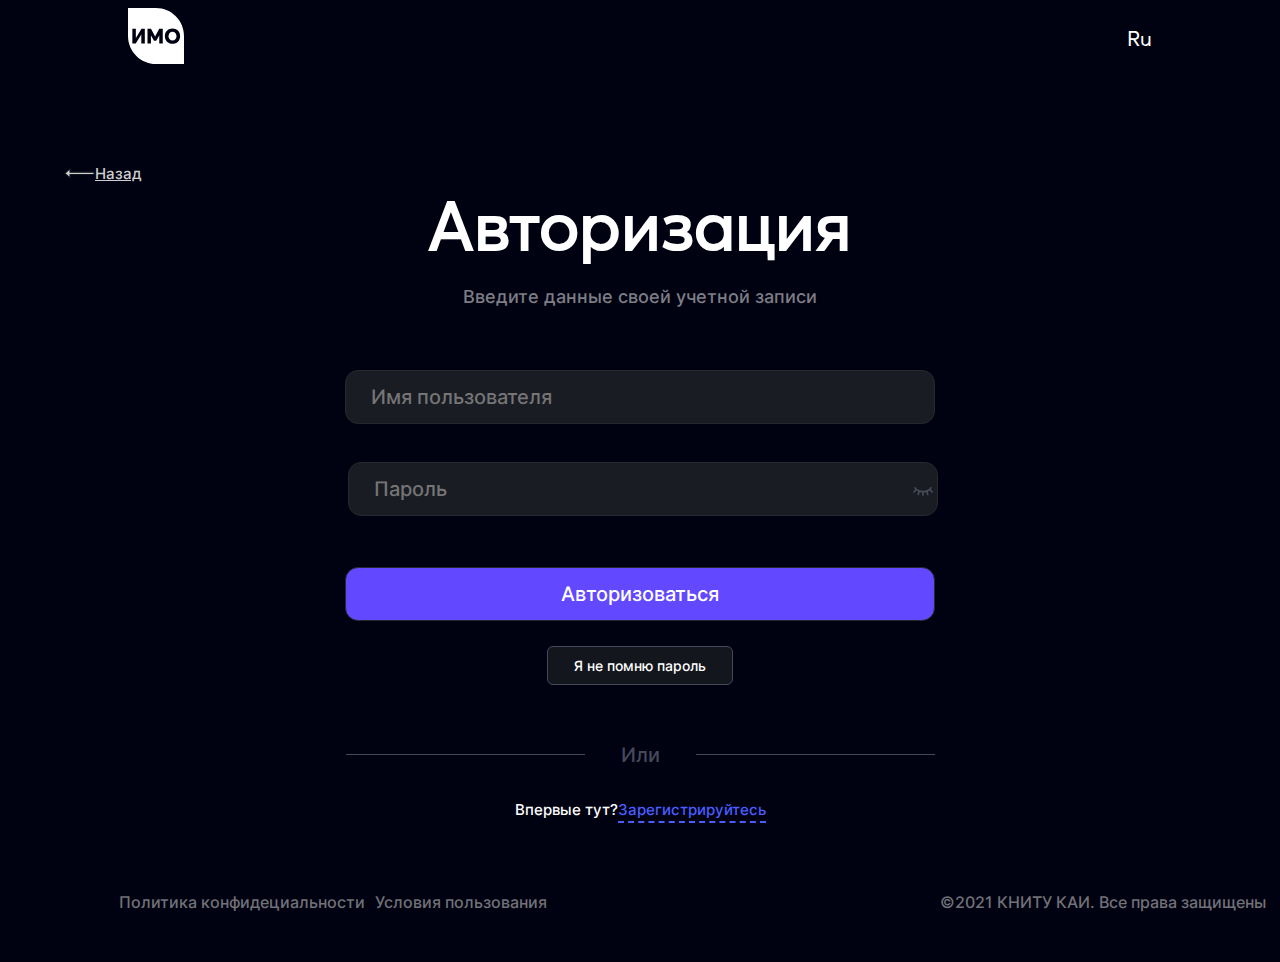
<file: вход/index.html>
<!DOCTYPE html>
<html lang="ru">
<head>
    <meta charset="UTF-8">
    <meta http-equiv="X-UA-Compatible" content="IE=edge">
    <meta name="viewport" content="width=device-width, initial-scale=1.0">
    <title>Авторизация</title>
    <link href="../img_main/fav_icon/Icon.svg" rel="icon" type="image/x-icon">
    <link href="../style_main/login_base_style.css" rel="stylesheet">
    <link href="../style_main/style_1.css" rel="stylesheet">
</head>
<body id="hend" class="indexEnterWindow">
    <div class="main_block" id="main_block">
        <div class="main_block_blok_TopMenu_flexBox">
            <div class="main_block_blok_TopMenu">
                <a href="#" class="main_block_blok_TopMenu_Logo"> <img id="imgLogo" src="../img_main/mainICON_1.svg"  style="background-repeat: no-repeat;
                                                                                                        background-size: contain;
                                                                                                        width: 56px;
                                                                                                        height: 56px;
                                                                                                        " alt="лого нет"></a> <!--cursor:url(img/cursor_w.svg) 2 2 ,auto;-->
                <div class="main_block_blok_TopMenu_Addition">
                    <div class="main_block_blok_TopMenu_Addition_theme_box"  style="display: none;">
                        <input type="button" class="main_block_blok_TopMenu_Addition_theme_" id="theme" onclick="clickThemeFunction()">
                    </div>
                    <div class="Addition_block_langs">
                        <input type="button" class="main_block_blok_TopMenu_Addition_langs_1 Lang-name" id="Langs" value="RU" onclick="clickHeddenFuncton()">
                        <div class="hidden_block_1" id="hidden_block">
                            <div class="hidden_block_flex">
                                <div class="hidden_block_leng_1_img RU" id="hidden_block_id1" onmouseover="onmouseover_1(this)" onmouseout="onmouseout_1_1(this)" ><div id="Ru" class="_block_RU"onclick="defineLang(this,document.querySelector('.Lang-name'))"></div></div><!--hidden_block_leng_1_img-->
                                <div class="hidden_block_leng_1_RU" id="HiddenBlockLengRU" >Русский</div>
                            </div>
                            <div class="hidden_block_flex">
                                <div class="hidden_block_leng_1_img ENG" id="hidden_block_id2" onmouseover="onmouseover_2(this)" onmouseout="onmouseout_2_2(this)" ><div id="Eng" class="_block_ENG"onclick="defineLang(this,document.querySelector('.Lang-name'))"></div></div>
                                <div class="hidden_block_leng_1_ENG  _eng" id="HiddenBlockLengENG" >English</div>
                            </div>
                            <div class="hidden_block_flex">
                                <div class="hidden_block_leng_1_img Chinese" id="hidden_block_id3" onmouseover="onmouseover_3(this)" onmouseout="onmouseout_3_3(this)" ><div id="中國人" class="_block_Chinese"onclick="defineLang(this,document.querySelector('.Lang-name'))"></div></div>
                                <div class="hidden_block_leng_1_Chinese _Chinese" id="HiddenBlockLengChinese" >中國人</div>
                            </div>
                            <div class="hidden_block_flex">
                                <div class="hidden_block_leng_1_img Spanish" id="hidden_block_id4" onmouseover="onmouseover_4(this)" onmouseout="onmouseout_4_4(this)" ><div id="Spanish" class="_block_Spanish"onclick="defineLang(this,document.querySelector('.Lang-name'))"></div></div>
                                <div class="hidden_block_leng_1_Spanish" id="HiddenBlockLengSpanish" >español</div>
                            </div>
                        </div>
                    </div>
                </div>
            </div>
        </div>
        <div class="main_block_Buttom_FlexBox">
            <div class="main_block_Buttom_ main_block_Buttom_THEtest">
                <div class="main_block_Buttom_Arrow" id="arrow"></div>
                <a href="forgotPAss.html" class="main_block_Buttom_buttomExit LengText-back" id="buttomExit">назад</a>
            </div>
        </div>
        <form method="" action="" class="main_block_form" id="">
        <div class="main_block_form_flex_">
                <h1 id="TextLogin" class="main_block_form_h1 LengText-authorization">Авторизация</h1>
                <p id="TextButtomLogin" class="main_block_form_InformationalText LengText-DataEntryPrompt">Введите данные своей учетной записи</p>
            <div class="main_block_form_flex">
                <div class="main_block_form_textPassword_boxFlexebox">
                    <div class="main_block_form_textUsername_box main_block_form_textUsername_boxTHEtest">
                        <input type="text" class="main_block_form_textName main_block_form_input_1 main_block_form_input_1THEtest2 LengText-InputFieldNameLogin" id="InputFieldName" placeholder="Имя пользователя" onmouseup="mouseUpInLogin(this)" onclick="mouseUpInLogin(this)" onmousemove="mouseUpInLogin(this)" onchange="mouseUpInLogin(this)">
                    </div>
                </div>
                <div class="main_block_form_textPassword_boxFlexebox">
                    <div class="main_block_form_textPassword_box main_block_form_textPassword_boxTHetest">
                        <input type="password" class="main_block_form_textPassword main_block_form_input_1 main_block_form_input_1THEtest LengText-InputFieldPasswordLogin" id="InputFieldPassword" placeholder="Пароль" onmouseup="mouseUpInLogin(this)" onclick="mouseUpInLogin(this)" onmousemove="mouseUpInLogin(this)">
                        <a class="informationEayTHEtest" id="informationEay" onclick="ChangeEay(this, document.querySelector('#InputFieldPassword'))"></a>
                    </div>
                </div>
                <div class="child_element_flexTHEtest">
                    <div class="child_element_flex child_element_flexTHEtest2">
                        <input type="button" class="main_block_form_button main_block_form_input_1 main_block_form_input_1THEtest3" id="InputEnterButtom" value="Авторизоваться">
                    </div>
                </div>
                <div class="child_element_flex">
                    <a class="main_block_form_ForgotPassword_1" id="ForgotPassword" href="forgotPAss.html" target="">Я не помню пароль</a>
                </div>
            </div>
            <div class="main_block_form_TextSelection">
                <div class="main_block_form_TextSelection_block">
                    <hr class="main_block_form_TextSelection_HR" id="clorHR_B81">
                    <p class="main_block_form_TextSelection_text LengText-TwoDashes" id="clorHR_B80">Или</p>
                    <hr class="main_block_form_TextSelection_HR" id="clorHR_B82">   
                </div>
            </div>
            <div class="regesterText_box">
                <p id="regesterText" class="regesterText LengText-Question-vperTut">Впервые тут? <div><a id="" href="../Регистрация/RegesterIndex.html" class="regesterTextLink LengText-RegisterSentence-Auto">Зарегистрируйтесь</a></div></p>
            </div>
        </div>
        </form>
        <div class="main_block_footer">
            <div class="main_block_footer_boxs">
                <div class="main_block_footer_box">
                    <a class="main_block_footer_box_text1 LengText-PrivacyPolicy" id="footer_box_text1" href="#">Политика конфидециальности</a>
                </div>
                <div class="main_block_footer_box">
                    <a class="main_block_footer_box_text1 LengText-TermsOfUse" id="footer_box_text2" href="#">Условия пользования</a>
                </div>
            </div>
            <div class="main_block_footer_box_text12 lawTextKai LengText-WhiRigh">
                ©2021 КНИТУ КАИ. Все права защищены
            </div>
        </div>
    </div>
    <script src="../scripts_main/hidden_block_leng.js"></script>
    <script src="../scripts_main/Them.js"></script>
    <script src="../scripts_main/ChangeEay.js"></script>
    <script src="../scripts_main/mouseChange.js"></script>
    <script src="../scripts_main/translate.js"></script>
    <script src="../scripts_main/changeInputline.js"></script>

</body>
</html>
</file>
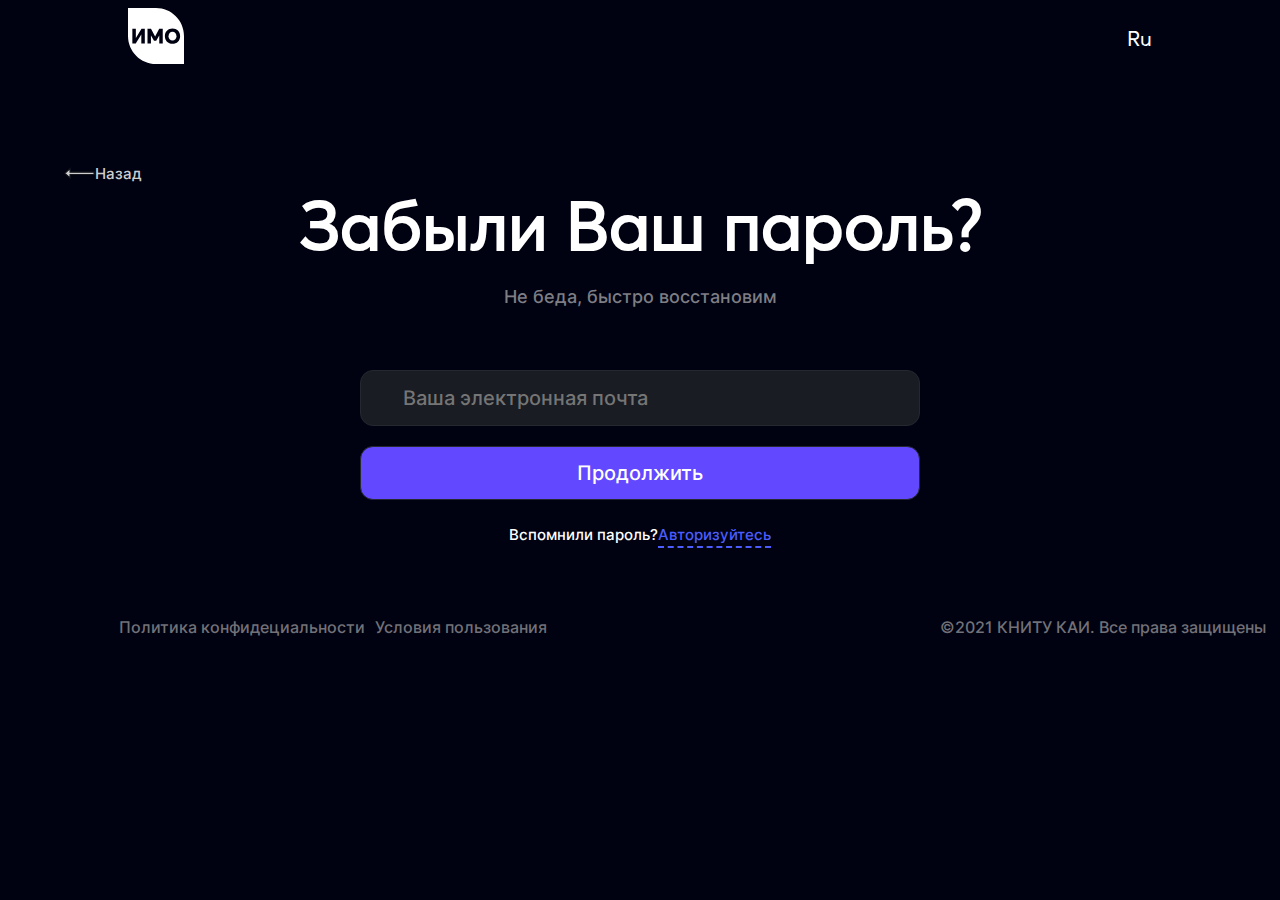
<file: вход/forgotPAss.html>
<!DOCTYPE html>
<html lang="ru">
    <head>
        <meta charset="UTF-8">
        <meta http-equiv="X-UA-Compatible" content="IE=edge">
        <meta name="viewport" content="width=device-width, initial-scale=1.0">
        <title>Забыл пароль</title>
        <link href="../img_main/fav_icon/Icon.svg" rel="icon" type="image/x-icon">
        <link href="../style_main/login_base_style.css" rel="stylesheet">
        <link href="../style_main/style_1.css" rel="stylesheet">
    </head>
    <body id="hend" class="indexEnterWindow">
        <div class="main_block" id="main_block">
            <div class="main_block_blok_TopMenu_flexBox">
                <div class="main_block_blok_TopMenu">
                    <a href="#" class="main_block_blok_TopMenu_Logo"> <img id="imgLogo" src="../img_main/mainICON_1.svg"  style="background-repeat: no-repeat;
                                                                                                            background-size: contain;
                                                                                                            width: 56px;
                                                                                                            height: 56px;
                                                                                                            " alt="лого нет"></a> <!--cursor:url(img/cursor_w.svg) 2 2 ,auto;-->
                    <div class="main_block_blok_TopMenu_Addition">
                        <div class="main_block_blok_TopMenu_Addition_theme_box"  style="display: none;">
                            <input type="button" class="main_block_blok_TopMenu_Addition_theme_" id="theme" onclick="clickThemeFunction()">
                        </div>
                        <div class="Addition_block_langs">
                            <input type="button" class="main_block_blok_TopMenu_Addition_langs_1 Lang-name" id="Langs" value="RU" onclick="clickHeddenFuncton()">
                            <div class="hidden_block_1" id="hidden_block">
                                <div class="hidden_block_flex">
                                    <div class="hidden_block_leng_1_img RU" id="hidden_block_id1" onmouseover="onmouseover_1(this)" onmouseout="onmouseout_1_1(this)" ><div id="Ru" class="_block_RU"onclick="defineLang(this,document.querySelector('.Lang-name'))"></div></div><!--hidden_block_leng_1_img-->
                                    <div class="hidden_block_leng_1_RU" id="HiddenBlockLengRU" >Русский</div>
                                </div>
                                <div class="hidden_block_flex">
                                    <div class="hidden_block_leng_1_img ENG" id="hidden_block_id2" onmouseover="onmouseover_2(this)" onmouseout="onmouseout_2_2(this)" ><div id="Eng" class="_block_ENG"onclick="defineLang(this,document.querySelector('.Lang-name'))"></div></div>
                                    <div class="hidden_block_leng_1_ENG  _eng" id="HiddenBlockLengENG" >English</div>
                                </div>
                                <div class="hidden_block_flex">
                                    <div class="hidden_block_leng_1_img Chinese" id="hidden_block_id3" onmouseover="onmouseover_3(this)" onmouseout="onmouseout_3_3(this)" ><div id="中國人" class="_block_Chinese"onclick="defineLang(this,document.querySelector('.Lang-name'))"></div></div>
                                    <div class="hidden_block_leng_1_Chinese _Chinese" id="HiddenBlockLengChinese" >中國人</div>
                                </div>
                                <div class="hidden_block_flex">
                                    <div class="hidden_block_leng_1_img Spanish" id="hidden_block_id4" onmouseover="onmouseover_4(this)" onmouseout="onmouseout_4_4(this)" ><div id="Spanish" class="_block_Spanish"onclick="defineLang(this,document.querySelector('.Lang-name'))"></div></div>
                                    <div class="hidden_block_leng_1_Spanish" id="HiddenBlockLengSpanish" >español</div>
                                </div>
                            </div>
                        </div>
                    </div>
                </div>
            </div>
            <div class="main_block_Buttom_FlexBox">
                <div class="main_block_Buttom_ main_block_Buttom_THEtest">
                    <div class="main_block_Buttom_Arrow" id="arrow"></div>
                    <a class="main_block_Buttom_buttomExit LengText-back" id="buttomExit">назад</a>
                </div>
            </div>
            <form method="" action="" class="main_block_form" id="">
            <div class="main_block_form_flex_">
                <h1 id="TextLogin" class="main_block_form_h1 LengText-forgotPastext">Забыли пароль?</h1>
                <p id="TextButtomLogin" class="main_block_form_InformationalText LengText-Dontworryfixitquickly">Не беда, востановим во мгновение ока</p>
                <div class="main_block_form_flex">
                    <div class="main_block_form_textPassword_boxFlexebox">
                        <div class="main_block_form_textUsername_box main_block_form_textUsername_boxTHEtest">
                            <input type="email" class="main_block_form_textName main_block_form_input_1 main_block_form_input_1THEtest2 Input_Your_Password forgotPassIndexBut LengText-email " id="" placeholder="Ваша почта" onmouseup="functionForgotPass(this)" onclick="functionForgotPass(this)" onmousemove="functionForgotPass(this)" onchange="functionForgotPass(this)">
                        </div>
                    </div>
                    <div class="child_element_flexTHEtest">
                        <div class="child_element_flex child_element_flexTHEtest2">
                            <input type="button" class="main_block_form_button main_block_form_input_1 main_block_form_input_1THEtest3 ForgotPassButContinue Input_Your_PassButContinue LengText-ProceedSub" id="" value="Продолжить" onclick="loc(document.querySelector('.forgotPassIndexBut'))">
                        </div>
                    </div>
                </div>
                <div class="regesterText_box">
                    <p id="regesterText" class="regesterText LengText-Question-RememberedPas">Вспомнили пароль?  <div><a id="" href="index.html" class="regesterTextLink LengText-Autoriz">Авторизуйтесь</a></div></p>
                </div>
            </div>
            </form>
            <div class="main_block_footer">
                <div class="main_block_footer_boxs">
                    <div class="main_block_footer_box">
                        <a class="main_block_footer_box_text1 LengText-PrivacyPolicy" id="footer_box_text1" href="#">Политика конфидециальности</a>
                    </div>
                    <div class="main_block_footer_box">
                        <a class="main_block_footer_box_text1 LengText-TermsOfUse" id="footer_box_text2" href="#">Условия пользования</a>
                    </div>
                </div>
                <div class="main_block_footer_box_text12 lawTextKai LengText-WhiRigh">
                    ©2021 КНИТУ КАИ. Все права защищены
                </div>
            </div>
        </div>
        <script src="../scripts_main/hidden_block_leng.js"></script>
    <script src="../scripts_main/Them.js"></script>
    <script src="../scripts_main/ChangeEay.js"></script>
    <script src="../scripts_main/mouseChange.js"></script>
    <script src="../scripts_main/translate.js"></script>
    <script src="../scripts_main/changeInputline.js"></script>
    <script src="../scripts_main/forgotPAssScript.js"></script>
    </body>
</html>
</file>
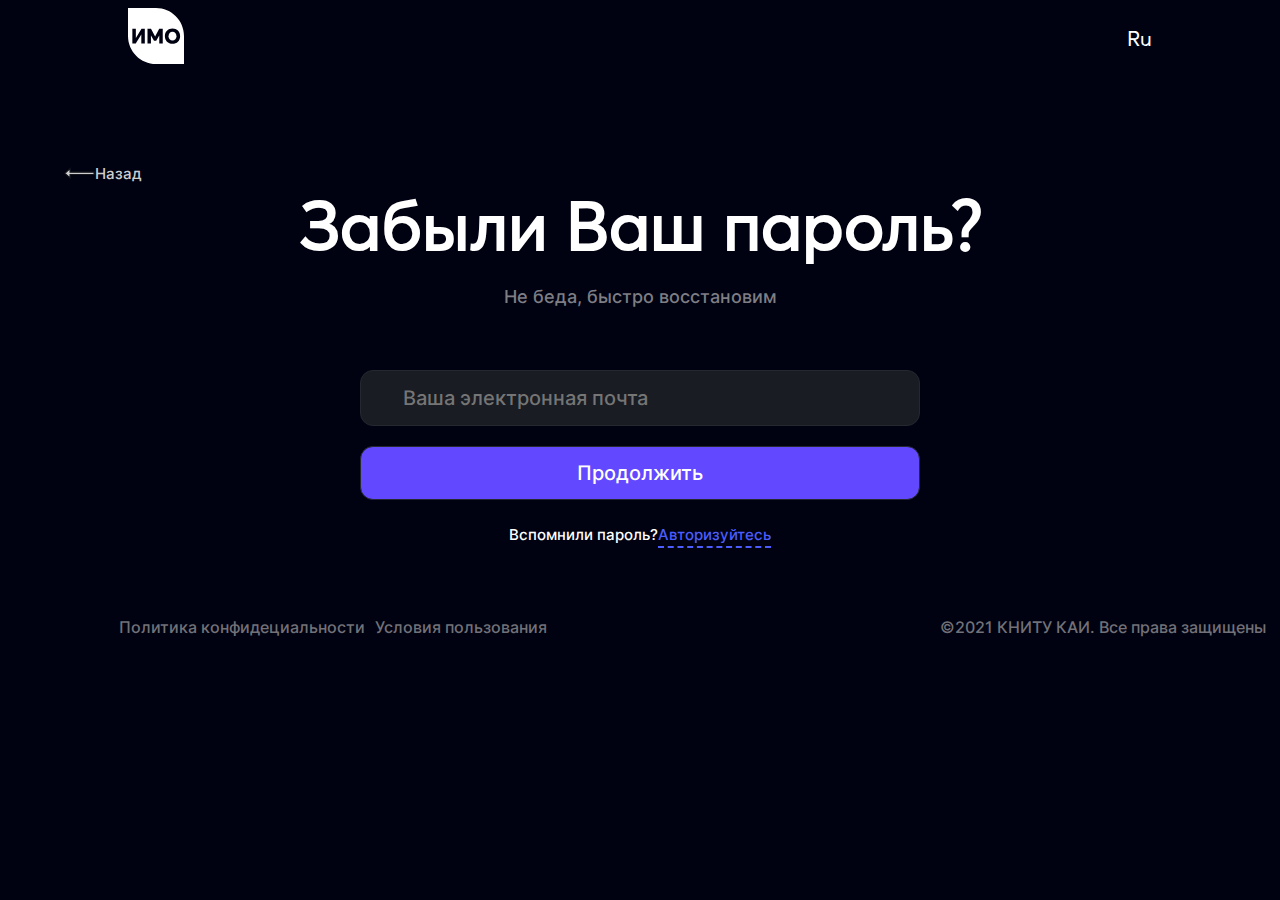
<file: вход/forgotPAss1.html>
<!DOCTYPE html>
<html lang="ru">
    <head>
        <meta charset="UTF-8">
        <meta http-equiv="X-UA-Compatible" content="IE=edge">
        <meta name="viewport" content="width=device-width, initial-scale=1.0">
        <title>Забыл пароль</title>
        <link href="../img_main/fav_icon/Icon.svg" rel="icon" type="image/x-icon">
        <link href="../style_main/login_base_style.css" rel="stylesheet">
        <link href="../style_main/style_1.css" rel="stylesheet">
    </head>
    <body id="hend" class="indexEnterWindow forgotPAss1">
        <div class="main_block" id="main_block">
            <div class="main_block_blok_TopMenu_flexBox">
                <div class="main_block_blok_TopMenu">
                    <a href="#" class="main_block_blok_TopMenu_Logo"> <img id="imgLogo" src="../img_main/mainICON_1.svg"  style="background-repeat: no-repeat;
                                                                                                            background-size: contain;
                                                                                                            width: 56px;
                                                                                                            height: 56px;
                                                                                                            " alt="лого нет"></a> <!--cursor:url(img/cursor_w.svg) 2 2 ,auto;-->
                    <div class="main_block_blok_TopMenu_Addition">
                        <div class="main_block_blok_TopMenu_Addition_theme_box"  style="display: none;">
                            <input type="button" class="main_block_blok_TopMenu_Addition_theme_" id="theme" onclick="clickThemeFunction()">
                        </div>
                        <div class="Addition_block_langs">
                            <input type="button" class="main_block_blok_TopMenu_Addition_langs_1 Lang-name" id="Langs" value="RU" onclick="clickHeddenFuncton()">
                            <div class="hidden_block_1" id="hidden_block">
                                <div class="hidden_block_flex">
                                    <div class="hidden_block_leng_1_img RU" id="hidden_block_id1" onmouseover="onmouseover_1(this)" onmouseout="onmouseout_1_1(this)" ><div id="Ru" class="_block_RU"onclick="defineLang(this,document.querySelector('.Lang-name'))"></div></div><!--hidden_block_leng_1_img-->
                                    <div class="hidden_block_leng_1_RU" id="HiddenBlockLengRU" >Русский</div>
                                </div>
                                <div class="hidden_block_flex">
                                    <div class="hidden_block_leng_1_img ENG" id="hidden_block_id2" onmouseover="onmouseover_2(this)" onmouseout="onmouseout_2_2(this)" ><div id="Eng" class="_block_ENG"onclick="defineLang(this,document.querySelector('.Lang-name'))"></div></div>
                                    <div class="hidden_block_leng_1_ENG  _eng" id="HiddenBlockLengENG" >English</div>
                                </div>
                                <div class="hidden_block_flex">
                                    <div class="hidden_block_leng_1_img Chinese" id="hidden_block_id3" onmouseover="onmouseover_3(this)" onmouseout="onmouseout_3_3(this)" ><div id="中國人" class="_block_Chinese"onclick="defineLang(this,document.querySelector('.Lang-name'))"></div></div>
                                    <div class="hidden_block_leng_1_Chinese _Chinese" id="HiddenBlockLengChinese" >中國人</div>
                                </div>
                                <div class="hidden_block_flex">
                                    <div class="hidden_block_leng_1_img Spanish" id="hidden_block_id4" onmouseover="onmouseover_4(this)" onmouseout="onmouseout_4_4(this)" ><div id="Spanish" class="_block_Spanish"onclick="defineLang(this,document.querySelector('.Lang-name'))"></div></div>
                                    <div class="hidden_block_leng_1_Spanish" id="HiddenBlockLengSpanish" >español</div>
                                </div>
                            </div>
                        </div>
                    </div>
                </div>
            </div>
            <div class="main_block_Buttom_FlexBox">
                <div class="main_block_Buttom_ main_block_Buttom_THEtest">
                    <div class="main_block_Buttom_Arrow" id="arrow"></div>
                    <a class="main_block_Buttom_buttomExit LengText-back" id="buttomExit">назад</a>
                </div>
            </div>
            <form method="" action="" class="main_block_form" id="">
            <div class="main_block_form_flex_">
                <h1 id="TextLogin" class="main_block_form_h1 LengText-GoEmail">Пришло письмо?</h1>
                <p id="TextButtomLogin" class="main_block_form_InformationalText LengText-codASc">Введите код подтверждения</p>
                <div class="regesterText_box">
                    <p id="regesterText" class="regesterText regesterText_DOP LengText-Question-WeSentYourcod">Мы отправили код подтверждения на почту <span class="regesterText_DOP_name_Email">azi***116@gmail.com</span></p>
                </div>
                <div class="main_block_form_flex">
                    <div class="main_block_form_textPassword_boxFlexebox">
                        <div class="main_block_form_textUsername_box main_block_form_textUsername_boxTHEtest">
                            <input type="email" class="main_block_form_textName main_block_form_input_1 main_block_form_input_1THEtest2 Input_Your_Password forgotPassIndexBut LengText-Cod " id="" placeholder="Код" onmouseup="functionForgotPass(this)" onclick="functionForgotPass(this)" onmousemove="functionForgotPass(this)" onchange="functionForgotPass(this)">
                        </div>
                    </div>
                    <div class="child_element_flexTHEtest">
                        <div class="child_element_flex child_element_flexTHEtest2">
                            <input type="button" class="main_block_form_button main_block_form_input_1 main_block_form_input_1THEtest3 ForgotPassButContinue Input_Your_PassButContinue LengText-ProceedSub" id="" value="Продолжить" onclick="loc1(document.querySelector('.forgotPassIndexBut'))">
                        </div>
                    </div>
                </div>
                <div class="regesterText_box">
                    <p id="regesterText" class="regesterText regesterText_DOP LengText-Question-getNewCode">Получить новый код можно через<span class="regesterText_DOP_time_num"> 00:30</span></p>
                </div>
                <div class="regesterText_box">
                    <p id="regesterText" class="regesterText LengText-Question-RememberedPas">Вспомнили пароль?  <div><a id="" href="index.html" class="regesterTextLink LengText-Autoriz">Авторизуйтесь</a></div></p>
                </div>
            </div>
            </form>
            <div class="main_block_footer">
                <div class="main_block_footer_boxs">
                    <div class="main_block_footer_box">
                        <a class="main_block_footer_box_text1 LengText-PrivacyPolicy" id="footer_box_text1" href="#">Политика конфидециальности</a>
                    </div>
                    <div class="main_block_footer_box">
                        <a class="main_block_footer_box_text1 LengText-TermsOfUse" id="footer_box_text2" href="#">Условия пользования</a>
                    </div>
                </div>
                <div class="main_block_footer_box_text12 lawTextKai LengText-WhiRigh">
                    ©2021 КНИТУ КАИ. Все права защищены
                </div>
            </div>
        </div>
        <script src="../scripts_main/hidden_block_leng.js"></script>
    <script src="../scripts_main/Them.js"></script>
    <script src="../scripts_main/ChangeEay.js"></script>
    <script src="../scripts_main/mouseChange.js"></script>
    <script src="../scripts_main/translate.js"></script>
    <script src="../scripts_main/changeInputline.js"></script>
    <script src="../scripts_main/forgotPAssScript.js"></script>
    </body>
</html>
</file>
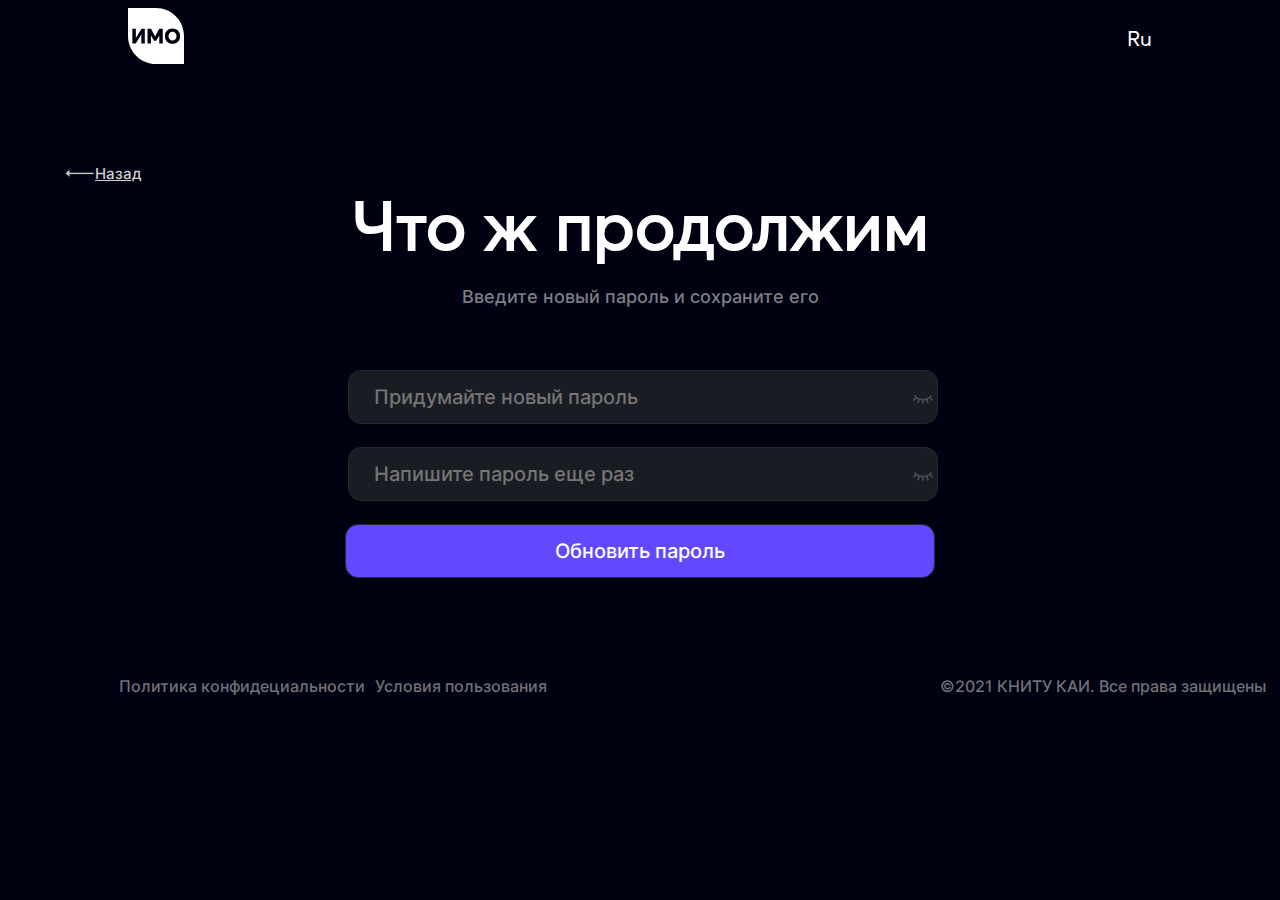
<file: вход/forgotPass2.html>
<!DOCTYPE html>
<html lang="ru">
<head>
    <meta charset="UTF-8">
    <meta http-equiv="X-UA-Compatible" content="IE=edge">
    <meta name="viewport" content="width=device-width, initial-scale=1.0">
    <title>Авторизация</title>
    <link href="../img_main/fav_icon/Icon.svg" rel="icon" type="image/x-icon">
    <link href="../style_main/login_base_style.css" rel="stylesheet">
    <link href="../style_main/style_1.css" rel="stylesheet">
</head>
<body id="hend" class="indexEnterWindow">
    <div class="main_block" id="main_block">
        <div class="main_block_blok_TopMenu_flexBox">
            <div class="main_block_blok_TopMenu">
                <a href="#" class="main_block_blok_TopMenu_Logo"> <img id="imgLogo" src="../img_main/mainICON_1.svg"  style="background-repeat: no-repeat;
                                                                                                        background-size: contain;
                                                                                                        width: 56px;
                                                                                                        height: 56px;
                                                                                                        " alt="лого нет"></a> <!--cursor:url(img/cursor_w.svg) 2 2 ,auto;-->
                <div class="main_block_blok_TopMenu_Addition">
                    <div class="main_block_blok_TopMenu_Addition_theme_box"  style="display: none;">
                        <input type="button" class="main_block_blok_TopMenu_Addition_theme_" id="theme" onclick="clickThemeFunction()">
                    </div>
                    <div class="Addition_block_langs">
                        <input type="button" class="main_block_blok_TopMenu_Addition_langs_1 Lang-name" id="Langs" value="RU" onclick="clickHeddenFuncton()">
                        <div class="hidden_block_1" id="hidden_block">
                            <div class="hidden_block_flex">
                                <div class="hidden_block_leng_1_img RU" id="hidden_block_id1" onmouseover="onmouseover_1(this)" onmouseout="onmouseout_1_1(this)" ><div id="Ru" class="_block_RU"onclick="defineLang(this,document.querySelector('.Lang-name'))"></div></div><!--hidden_block_leng_1_img-->
                                <div class="hidden_block_leng_1_RU" id="HiddenBlockLengRU" >Русский</div>
                            </div>
                            <div class="hidden_block_flex">
                                <div class="hidden_block_leng_1_img ENG" id="hidden_block_id2" onmouseover="onmouseover_2(this)" onmouseout="onmouseout_2_2(this)" ><div id="Eng" class="_block_ENG"onclick="defineLang(this,document.querySelector('.Lang-name'))"></div></div>
                                <div class="hidden_block_leng_1_ENG  _eng" id="HiddenBlockLengENG" >English</div>
                            </div>
                            <div class="hidden_block_flex">
                                <div class="hidden_block_leng_1_img Chinese" id="hidden_block_id3" onmouseover="onmouseover_3(this)" onmouseout="onmouseout_3_3(this)" ><div id="中國人" class="_block_Chinese"onclick="defineLang(this,document.querySelector('.Lang-name'))"></div></div>
                                <div class="hidden_block_leng_1_Chinese _Chinese" id="HiddenBlockLengChinese" >中國人</div>
                            </div>
                            <div class="hidden_block_flex">
                                <div class="hidden_block_leng_1_img Spanish" id="hidden_block_id4" onmouseover="onmouseover_4(this)" onmouseout="onmouseout_4_4(this)" ><div id="Spanish" class="_block_Spanish"onclick="defineLang(this,document.querySelector('.Lang-name'))"></div></div>
                                <div class="hidden_block_leng_1_Spanish" id="HiddenBlockLengSpanish" >español</div>
                            </div>
                        </div>
                    </div>
                </div>
            </div>
        </div>
        <div class="main_block_Buttom_FlexBox">
            <div class="main_block_Buttom_ main_block_Buttom_THEtest">
                <div class="main_block_Buttom_Arrow" id="arrow"></div>
                <a href="forgotPAss.html" class="main_block_Buttom_buttomExit LengText-back" id="buttomExit">назад</a>
            </div>
        </div>
        <form method="" action="" class="main_block_form" id="">
        <div class="main_block_form_flex_">
                <h1 id="TextLogin" class="main_block_form_h1 LengText-Continue">Что ж продолжим</h1>
                <p id="TextButtomLogin" class="main_block_form_InformationalText LengText-EnterNewPasAndSaveHim">Введите новый пароль и сохраните его</p>
            <div class="main_block_form_flex">
                <div class="main_block_form_textPassword_boxFlexebox">
                    <div class="main_block_form_textPassword_box main_block_form_textPassword_boxTHetest style_no-margin">
                        <input type="password" class="main_block_form_textPassword main_block_form_input_1 main_block_form_input_1THEtest forgotPassIndexBut LengText-ComeUpWithNewpas" id="InputFieldPassword" placeholder="Придумайте новый пароль" onmouseup="functionForgotPass(this)" onclick="functionForgotPass(this)" onmousemove="functionForgotPass(this)" onchange="functionForgotPass(this)">
                        <a class="informationEayTHEtest" id="informationEay" onclick="ChangeEay(this, document.querySelector('#InputFieldPassword'))"></a>
                    </div>
                </div>
                <div class="main_block_form_textPassword_boxFlexebox">
                    <div class="main_block_form_textPassword_box main_block_form_textPassword_boxTHetest style_margin10px">
                        <input type="password" class="main_block_form_textPassword main_block_form_input_1 main_block_form_input_1THEtest forgotPassIndexBut LengText-ComeUpWithNewpasrepeat" id="InputFieldPassword" placeholder="Напишите пароль еще раз" onmouseup="functionForgotPass(this)" onclick="functionForgotPass(this)" onmousemove="functionForgotPass(this)" onchange="functionForgotPass(this)">
                        <a class="informationEayTHEtest" id="informationEay" onclick="ChangeEay(this, document.querySelector('#InputFieldPassword'))"></a>
                    </div>
                </div>
                <div class="child_element_flexTHEtest">
                    <div class="child_element_flex child_element_flexTHEtest2">
                        <input type="button" class="main_block_form_button main_block_form_input_1 main_block_form_input_1THEtest3 LengText-UpdatePassword" id="InputEnterButtom" value="Обновить пароль" onclick="loc2()">
                    </div>
                </div>
            </div>
        </div>
        </form>
        <div class="main_block_footer">
            <div class="main_block_footer_boxs">
                <div class="main_block_footer_box">
                    <a class="main_block_footer_box_text1 LengText-PrivacyPolicy" id="footer_box_text1" href="#">Политика конфидециальности</a>
                </div>
                <div class="main_block_footer_box">
                    <a class="main_block_footer_box_text1 LengText-TermsOfUse" id="footer_box_text2" href="#">Условия пользования</a>
                </div>
            </div>
            <div class="main_block_footer_box_text12 lawTextKai LengText-WhiRigh">
                ©2021 КНИТУ КАИ. Все права защищены
            </div>
        </div>
    </div>
    <script src="../scripts_main/hidden_block_leng.js"></script>
    <script src="../scripts_main/Them.js"></script>
    <script src="../scripts_main/ChangeEay.js"></script>
    <script src="../scripts_main/mouseChange.js"></script>
    <script src="../scripts_main/translate.js"></script>
    <script src="../scripts_main/changeInputline.js"></script>
    <script src="../scripts_main/forgotPAssScript.js"></script>
</body>
</html>
</file>
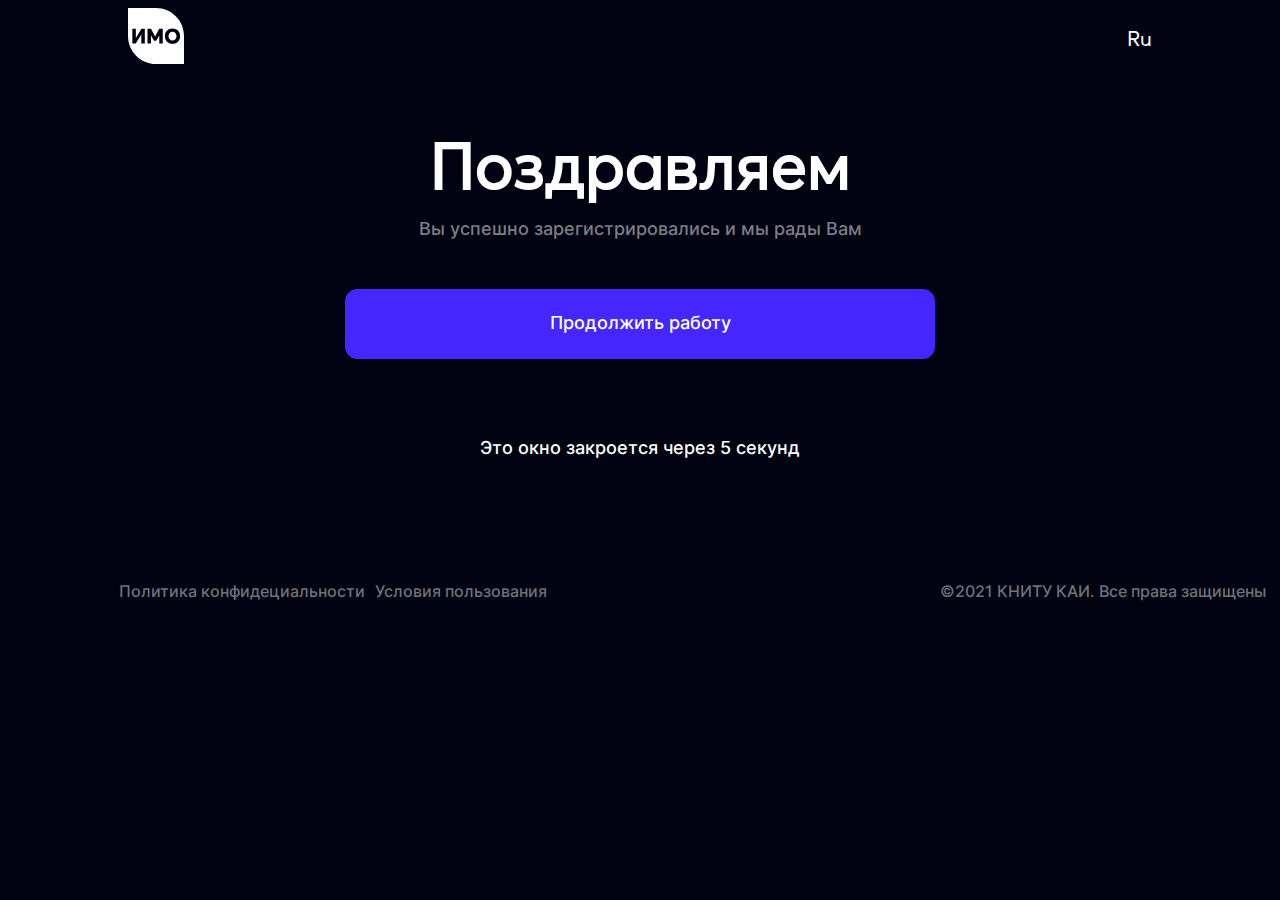
<file: вход/forgotPAssEndWindow.html>
<!DOCTYPE html>
<html lang="ru">
    <head>
        <meta charset="UTF-8">
        <meta http-equiv="X-UA-Compatible" content="IE=edge">
        <meta name="viewport" content="width=device-width, initial-scale=1.0">
        <title>Забыл пароль</title>
        <link href="../img_main/fav_icon/Icon.svg" rel="icon" type="image/x-icon">
        <link href="../style_main/login_base_style.css" rel="stylesheet">
        <link href="../style_main/style_1.css" rel="stylesheet">
    </head>
    <body id="hend" class="indexEnterWindow forgotPAssEndWindow">
        <div class="main_block" id="main_block">
            <div class="main_block_blok_TopMenu_flexBox">
                <div class="main_block_blok_TopMenu">
                    <a href="#" class="main_block_blok_TopMenu_Logo"> <img id="imgLogo" src="../img_main/mainICON_1.svg"  style="background-repeat: no-repeat;
                                                                                                            background-size: contain;
                                                                                                            width: 56px;
                                                                                                            height: 56px;
                                                                                                            " alt="лого нет"></a> <!--cursor:url(img/cursor_w.svg) 2 2 ,auto;-->
                    <div class="main_block_blok_TopMenu_Addition">
                        <div class="main_block_blok_TopMenu_Addition_theme_box"  style="display: none;">
                            <input type="button" class="main_block_blok_TopMenu_Addition_theme_" id="theme" onclick="clickThemeFunction()">
                        </div>
                        <div class="Addition_block_langs">
                            <input type="button" class="main_block_blok_TopMenu_Addition_langs_1 Lang-name" id="Langs" value="RU" onclick="clickHeddenFuncton()">
                            <div class="hidden_block_1" id="hidden_block">
                                <div class="hidden_block_flex">
                                    <div class="hidden_block_leng_1_img RU" id="hidden_block_id1" onmouseover="onmouseover_1(this)" onmouseout="onmouseout_1_1(this)" ><div id="Ru" class="_block_RU"onclick="defineLang(this,document.querySelector('.Lang-name'))"></div></div><!--hidden_block_leng_1_img-->
                                    <div class="hidden_block_leng_1_RU" id="HiddenBlockLengRU" >Русский</div>
                                </div>
                                <div class="hidden_block_flex">
                                    <div class="hidden_block_leng_1_img ENG" id="hidden_block_id2" onmouseover="onmouseover_2(this)" onmouseout="onmouseout_2_2(this)" ><div id="Eng" class="_block_ENG"onclick="defineLang(this,document.querySelector('.Lang-name'))"></div></div>
                                    <div class="hidden_block_leng_1_ENG  _eng" id="HiddenBlockLengENG" >English</div>
                                </div>
                                <div class="hidden_block_flex">
                                    <div class="hidden_block_leng_1_img Chinese" id="hidden_block_id3" onmouseover="onmouseover_3(this)" onmouseout="onmouseout_3_3(this)" ><div id="中國人" class="_block_Chinese"onclick="defineLang(this,document.querySelector('.Lang-name'))"></div></div>
                                    <div class="hidden_block_leng_1_Chinese _Chinese" id="HiddenBlockLengChinese" >中國人</div>
                                </div>
                                <div class="hidden_block_flex">
                                    <div class="hidden_block_leng_1_img Spanish" id="hidden_block_id4" onmouseover="onmouseover_4(this)" onmouseout="onmouseout_4_4(this)" ><div id="Spanish" class="_block_Spanish"onclick="defineLang(this,document.querySelector('.Lang-name'))"></div></div>
                                    <div class="hidden_block_leng_1_Spanish" id="HiddenBlockLengSpanish" >español</div>
                                </div>
                            </div>
                        </div>
                    </div>
                </div>
            </div>
            <form method="" action="" class="main_block_form style_margin_top50px" id="">
            <div class="main_block_form_flex_">
                <div class="main_box_but_form_Iamastud_main3 FormBlockHideFunction3 FormBlockHideFunctionMainBtExit" style="display: block;">
                    <div class="main_box_but_form_Iamastud4" id="but_form_Iamastud4">
                        <h1 class="main_box_but_form_Iamastud4_h1 LengText-EndTextTHANKS">Поздравляем</h1>
                        <p class="main_box_but_form_Iamastud4_p1 LengText-EndTextWeHappiYou">Вы успешно зарегистрировались и мы рады Вам</p>
                        <a href="#" class="main_box_but_form_Iamastud_a LengText-EndTextNextWork">Продолжить работу</a>
                        <p class="main_box_but_form_Iamastud_p2 LengText-EndTextWindowEnd3">Это окно закроется через <span id="numberTime3">5</span> секунд</p>
                    </div>
                </div>
            </div>
            </form>
            <div class="main_block_footer">
                <div class="main_block_footer_boxs">
                    <div class="main_block_footer_box">
                        <a class="main_block_footer_box_text1 LengText-PrivacyPolicy" id="footer_box_text1" href="#">Политика конфидециальности</a>
                    </div>
                    <div class="main_block_footer_box">
                        <a class="main_block_footer_box_text1 LengText-TermsOfUse" id="footer_box_text2" href="#">Условия пользования</a>
                    </div>
                </div>
                <div class="main_block_footer_box_text12 lawTextKai LengText-WhiRigh">
                    ©2021 КНИТУ КАИ. Все права защищены
                </div>
            </div>
        </div>
        <script src="../scripts_main/hidden_block_leng.js"></script>
    <script src="../scripts_main/Them.js"></script>
    <script src="../scripts_main/ChangeEay.js"></script>
    <script src="../scripts_main/mouseChange.js"></script>
    <script src="../scripts_main/translate.js"></script>
    <script src="../scripts_main/changeInputline.js"></script>
    <script src="../scripts_main/forgotPAssScript.js"></script>
    
    </body>
</html>
</file>
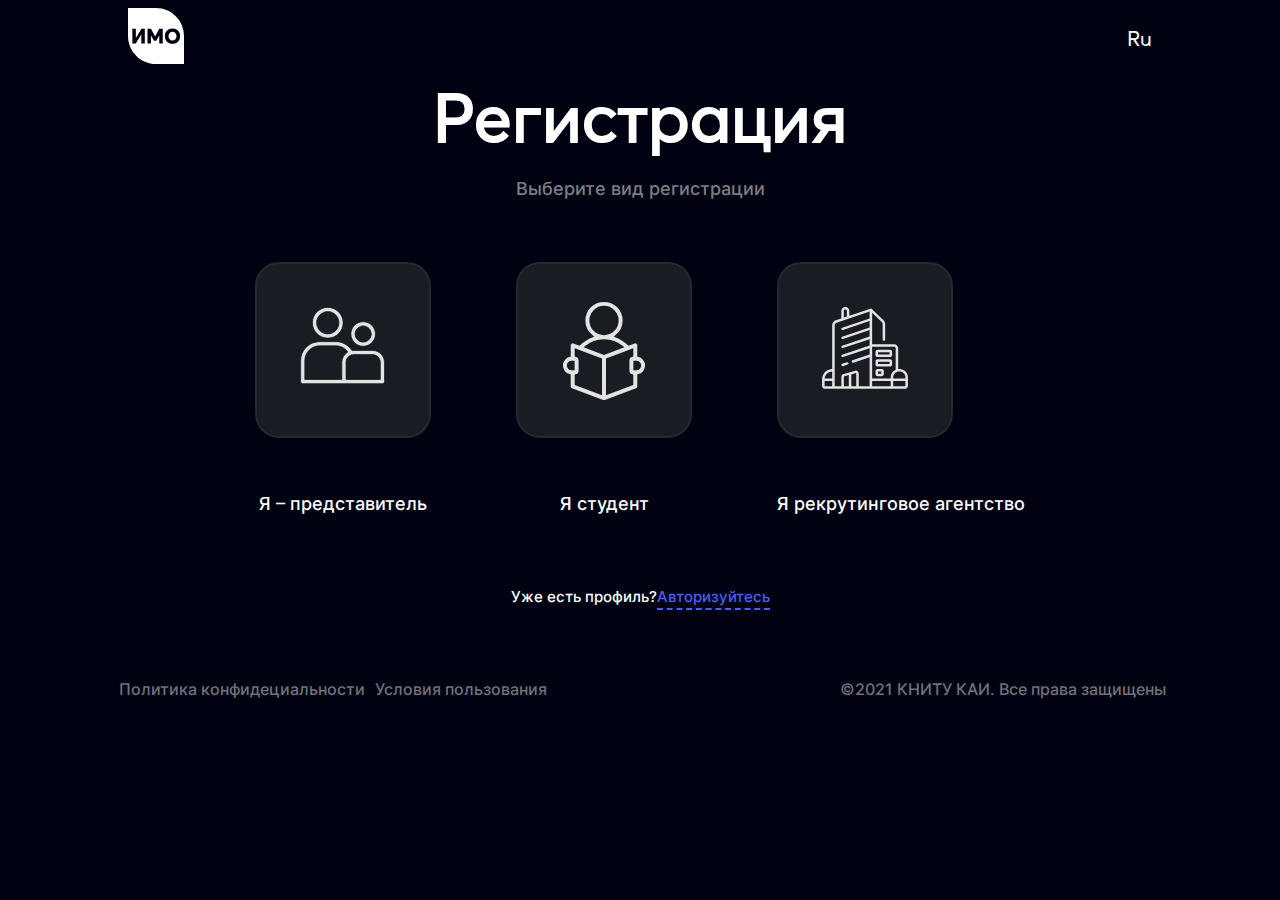
<file: Регистрация/RegesterIndex.html>
<!DOCTYPE html>
<html lang="ru">
<head>
    <meta charset="UTF-8">
    <meta http-equiv="X-UA-Compatible" content="IE=edge">
    <meta name="viewport" content="width=device-width, initial-scale=1.0">
    <title>Регистрация</title>
    <link href="../img_main/fav_icon/Icon.svg" rel="icon" type="image/x-icon">
    <link href="../style_main/login_base_style.css" rel="stylesheet">
    <link href="../style_main/style_1.css" rel="stylesheet">
</head>
<body id="hend" class="indexEnterWindow">
    <div class="main_block" id="main_block">
        <div class="main_block_blok_TopMenu_flexBox">
            <div class="main_block_blok_TopMenu">
                <a href="#" class="main_block_blok_TopMenu_Logo"> <img id="imgLogo" src="../img_main/mainICON_1.svg" style="background-repeat: no-repeat;
                                                                                                        background-size: contain;
                                                                                                        width: 56px;
                                                                                                        height: 56px;
                                                                                                        " alt="лого нет"></a> <!--cursor:url(img/cursor_w.svg) 2 2 ,auto;-->
                <div class="main_block_blok_TopMenu_Addition">
                    <div class="main_block_blok_TopMenu_Addition_theme_box"  style="display: none;">
                        <input type="button" class="main_block_blok_TopMenu_Addition_theme_" id="theme" onclick="clickThemeFunction()">
                    </div>
                    <div class="Addition_block_langs">
                        <input type="button" class="main_block_blok_TopMenu_Addition_langs_1 Lang-name" id="Langs" value="RU" onclick="clickHeddenFuncton()">
                        <div class="hidden_block_1" id="hidden_block">
                            <div class="hidden_block_flex">
                                <div class="hidden_block_leng_1_img RU" id="hidden_block_id1" onmouseover="onmouseover_1(this)" onmouseout="onmouseout_1_1(this)" ><div id="Ru" class="_block_RU"onclick="defineLang(this,document.querySelector('.Lang-name'))"></div></div><!--hidden_block_leng_1_img-->
                                <div class="hidden_block_leng_1_RU" id="HiddenBlockLengRU" >Русский</div>
                            </div>
                            <div class="hidden_block_flex">
                                <div class="hidden_block_leng_1_img ENG" id="hidden_block_id2" onmouseover="onmouseover_2(this)" onmouseout="onmouseout_2_2(this)" ><div id="Eng" class="_block_ENG"onclick="defineLang(this,document.querySelector('.Lang-name'))"></div></div>
                                <div class="hidden_block_leng_1_ENG  _eng" id="HiddenBlockLengENG" >English</div>
                            </div>
                            <div class="hidden_block_flex">
                                <div class="hidden_block_leng_1_img Chinese" id="hidden_block_id3" onmouseover="onmouseover_3(this)" onmouseout="onmouseout_3_3(this)" ><div id="中國人" class="_block_Chinese"onclick="defineLang(this,document.querySelector('.Lang-name'))"></div></div>
                                <div class="hidden_block_leng_1_Chinese _Chinese" id="HiddenBlockLengChinese" >中國人</div>
                            </div>
                            <div class="hidden_block_flex">
                                <div class="hidden_block_leng_1_img Spanish" id="hidden_block_id4" onmouseover="onmouseover_4(this)" onmouseout="onmouseout_4_4(this)" ><div id="Spanish" class="_block_Spanish"onclick="defineLang(this,document.querySelector('.Lang-name'))"></div></div>
                                <div class="hidden_block_leng_1_Spanish" id="HiddenBlockLengSpanish" >español</div>
                            </div>
                        </div>
                    </div>
                </div>
            </div>
        </div>
        

    <form method="" action="" class="main_block_form" id="">
        <div class="main_block_form_flex_" >
            <div id="RegistrationChoice" class="RegistrationChoice" style="display: block;">
                <!-- <div class="main_block_Buttom_ __">
                    <div class="main_block_Buttom_Arrow" id="arrow"></div>
                    <a class="main_block_Buttom_buttomExit LengText-back" id="buttomExit" href="#">назад</a>главная страница
                </div> -->
                <h1 id="TextLogin" class="main_block_form_h1 LengText-registration">Регистрация</h1>
                <p id="TextButtomLogin" class="main_block_form_InformationalText LengText-TypeOfRegistration">Выберите вид регистрации</p>
                <div class="main_block_form_flex_Regester">
                    <div class="main_block_form_flex_Regester_boxMainBoxes">
                        <div class="flex_boxFormRegesterMedia">
                            <div class="main_block_form_flex_Regester_boxMainBoxes_ButtomRegister Them_ButtomRegister1" id="#"  name="img1"onclick="definitionBut(this)">
                                <div class="main_block_form_flex_Regester_boxMainBoxes_ButtomRegister_img1 Them_ButtomRegister_img1">
    
                                </div>
                            </div>
                        </div>
                        <p class="main_block_form_flex_Regester_boxMainBoxes_text LengText-registration-text-iampredst">Я – представитель </p>
                    </div>
                    <div class="main_block_form_flex_Regester_boxMainBoxes margin_in_ButtomRegister">
                        <div class="flex_boxFormRegesterMedia">
                            <div class="main_block_form_flex_Regester_boxMainBoxes_ButtomRegister Them_ButtomRegister1" id="#"  name="img2"onclick="definitionBut(this)">
                                <div class="main_block_form_flex_Regester_boxMainBoxes_ButtomRegister_img2 Them_ButtomRegister_img2" >
    
                                </div>
                            </div>
                        </div>
                        <p class="main_block_form_flex_Regester_boxMainBoxes_text LengText-registration-text-iamastudent">Я Студент</p>
                    </div>
                    <div class="main_block_form_flex_Regester_boxMainBoxes">
                        <div class="flex_boxFormRegesterMedia">
                            <div class="main_block_form_flex_Regester_boxMainBoxes_ButtomRegister Them_ButtomRegister1" id="#" name="img3"onclick="definitionBut(this)">
                                <div class="main_block_form_flex_Regester_boxMainBoxes_ButtomRegister_img3 Them_ButtomRegister_img3" >
    
                                </div>
                            </div>
                        </div>
                        <p class="main_block_form_flex_Regester_boxMainBoxes_text LengText-registration-text-iamagensi">Я рекрутинговое <br/>агентство</p>
                    </div>
                </div>
                <div class="regesterText_box">
                    <p id="regesterText" class="regesterText LengText-ThereIsProfel">Уже есть профиль? <div><a id="" href="../вход/index.html" class="regesterTextLink LengText-login">Авторизуйтесь</a></div></p>
                </div>
            </div>
            
            <div class="main_box_but_form_Iamastud_main FormBlockHideFunction FormBlockHideFunctionMainBtExit" id="FormBlockHideFunction" style="display: none;">
                <div class="main_box_but_form_Iamastud" id="but_form_Iamastud1">
                    <div class="main_box_but_form_Iamastud_FORM">
                        <div class="main_block_form_flex">
                            <div class="main_block_Buttom_FlexBox main_block_Buttom_FlexBoxTHEtest">
                                <div class="main_block_Buttom_ __">
                                    <div class="main_block_Buttom_Arrow" id="arrow"></div>
                                    <a class="main_block_Buttom_buttomExit LengText-back" id="buttomExit" onclick="exitBT()">назад</a> <!--onclick="FormBlockHideFunction(this,box = document.querySelector('.FormBlockHideFunction'))"-->
                                </div>
                            </div>
                            <h1 id="TextLogin" class="main_block_form_h1 LengText-registration">Регистрация</h1>
                            <p id="TextButtomLogin" class="main_block_form_InformationalText LengText-TypeOfRegistration">Введите учетные данные</p>
                            <div class="main_block_form_textName_flexBox">
                                <input type="text" class="main_block_form_textName main_block_form_input_1 InputFieldName" id="InputFieldName" placeholder="Придумайте имя пользователя" onmousedown="mouseUp(this)" onmouseup="mouseUp(this)" onchange="mouseUp(this)" onmouseover="mouseUp(this)">
                            </div>
                            <div class="main_block_form_textPassword_box_flexBox">
                                <div class="main_block_form_textPassword_box">
                                    <input type="password" class="main_block_form_textPassword main_block_form_input_1 InputFieldPassword" id="InputFieldPassword" placeholder="Придумайте пароль" onmousedown="mouseUp(this)" onmouseup="mouseUp(this)" onchange="mouseUp(this)" onmouseover="mouseUp(this)">
                                    <a class="informationEay" id="informationEay" onclick="ChangeEay(this, document.querySelector('#InputFieldPassword'))"></a>
                                </div>
                            </div>
                            <div class="child_element_flex">
                                <input type="button" class="main_block_form_button main_block_form_input_1 trueChangePass1" id="InputEnterButtom" value="Дальше" onclick="FormBlockHideFunction(1,this,boxes = document.querySelectorAll('.FormBlockHideFunction') )">
                            </div>
                        </div>
                    </div>
                </div>
            </div>
            <div class="main_box_but_form_Iamastud_main FormBlockHideFunction FormBlockHideFunctionMainBtExit" style="display: none;">
                <div class="main_box_but_form_Iamastud2" id="but_form_Iamastud2">
                    <div class="main_box_but_form_Iamastud_FORM1">
                        <div class="main_block_Buttom_FlexBox main_block_Buttom_FlexBoxTHEtest">
                            <div class="main_block_Buttom_ __">
                                <div class="main_block_Buttom_Arrow" id="arrow"></div>
                                <a class="main_block_Buttom_buttomExit LengText-back" id="buttomExit" onclick="exitBT()">назад</a> <!--onclick="FormBlockHideFunction(this,box = document.querySelector('.FormBlockHideFunction'))"-->
                            </div>
                        </div>
                        <h1 id="TextLogin" class="main_block_form_h1 LengText-registration">Регистрация</h1>
                        <p id="TextButtomLogin" class="main_block_form_InformationalText LengText-TypeOfRegistration">Введите учетные данные</p>
                        <div class="main_block_form_flex">
                            <input type="text" class="main_block_form_textName main_block_form_input_1 Iamastud_FORM1 LengText-howCanICallYou" id="InputFieldMiddleValidation" placeholder="Как к Вам обращаться?" onmousedown="mouseUp(this)" onmouseup="mouseUp(this)" onchange="mouseUp(this)" onmouseover="mouseUp(this)">
                            <input type="text" class="main_block_form_textName main_block_form_input_1 Iamastud_FORM1 LengText-selectYourCountry" id="InputFieldCountryNameValidation" placeholder="Выберите Вашу страну" onmousedown="mouseUp(this)" onmouseup="mouseUp(this)" onchange="mouseUp(this)" onmouseover="mouseUp(this)">
                            <input type="text" class="main_block_form_textName main_block_form_input_1 Iamastud_FORM1 LengText-yourLifeSity" id="InputFieldYourNativeSity" placeholder="Ваш родной город" onmousedown="mouseUp(this)" onmouseup="mouseUp(this)" onchange="mouseUp(this)" onmouseover="mouseUp(this)">
                            <input type="tel" class="main_block_form_textName main_block_form_input_1 Iamastud_FORM1 LengText-yourNumberPhone" id="InputFieldYourNumberPhone" placeholder="Ваш номер телефона" onmousedown="mouseUp(this)" onmouseup="mouseUp(this)" onchange="mouseUp(this)" onmouseover="mouseUp(this)">
                            <input type="email" class="main_block_form_textName main_block_form_input_1 Iamastud_FORM1 LengText-email" id="InputFieldEmailAddress" placeholder="Адрес электронной почты" onmousedown="mouseUp(this)" onmouseup="mouseUp(this)" onchange="mouseUp(this)" onmouseover="mouseUp(this)">
                            <div class="child_element_flex">
                                <input type="button" class="main_block_form_button main_block_form_input_1 trueChangePass2" id="InputEnterButtom" value="Дальше" onclick="FormBlockHideFunction(2,this,boxes = document.querySelectorAll('.FormBlockHideFunction'))"> <!--onclick="FormBlockHideFunction(this,boxes = document.querySelectorAll('.FormBlockHideFunction'))"-->
                            </div>
                        </div>
                    </div>
                </div>
            </div>
            <div class="main_box_but_form_Iamastud_main FormBlockHideFunction FormBlockHideFunctionMainBtExit" style="display: none;">
                <div class="main_box_but_form_Iamastud3" id="but_form_Iamastud2">
                    <div class="main_box_but_form_Iamastud_FORM2">
                        <div class="main_block_Buttom_FlexBox main_block_Buttom_FlexBoxTHEtest">
                            <div class="main_block_Buttom_ __">
                                <div class="main_block_Buttom_Arrow" id="arrow"></div>
                                <a class="main_block_Buttom_buttomExit LengText-back" id="buttomExit" onclick="exitBT()">назад</a> <!--onclick="FormBlockHideFunction(this,box = document.querySelector('.FormBlockHideFunction'))"-->
                            </div>
                        </div>
                        <h1 id="TextLogin" class="main_block_form_h1 LengText-registration-nextstep">Последние шаги</h1>
                        <p id="TextButtomLogin" class="main_block_form_InformationalText LengText-checkdata">Проверим данные</p>
                        <div class="main_block_form_flex_regesterDate">
                            <div class="main_block_form_flex_table">
                                <div class="main_block_form_flex_tr">
                                    <div class="main_block_form_flex_td1 LengText-td1NameP">Имя пользователя:</div>
                                    <div class="main_block_form_flex_td2 DataPersText"> AzimovFG</div>
                                </div>
                                <div class="main_block_form_flex_tr">
                                    <div class="main_block_form_flex_td1 LengText-td1yourPass">Ваш пароль:</div>
                                    <div class="main_block_form_flex_td2">
                                        <div class="main_block_form_textPassword_box2">
                                            <input type="password" class="main_block_form_textPassword main_block_form_input_2" id="InputFieldPassword2" value="pass">
                                            <a class="informationEay2" id="informationEay" onclick="ChangeEay(this,document.querySelector('#InputFieldPassword2'))"></a>
                                        </div>
                                    </div>
                                </div>
                                <div class="main_block_form_flex_tr">
                                    <div class="main_block_form_flex_td1 LengText-td1Youlifefrom">Вы родом из:</div>
                                    <div class="main_block_form_flex_td2 DataPersText">Таджикистан</div>
                                </div>
                                <div class="main_block_form_flex_tr">
                                    <div class="main_block_form_flex_td1 LengText-td1YourLifeSity">Ваш родной город:</div>
                                    <div class="main_block_form_flex_td2 DataPersText">Душамбе</div>
                                </div>
                                <div class="main_block_form_flex_tr">
                                    <div class="main_block_form_flex_td1 LengText-td1Howicallyou">Как к Вам обращаться:</div>
                                    <div class="main_block_form_flex_td2 DataPersText">Абдулла Ибн Хатаб</div>
                                </div>
                                <div class="main_block_form_flex_tr">
                                    <div class="main_block_form_flex_td1 LengText-td1NumPhone">Номер телефона:</div>
                                    <div class="main_block_form_flex_td2 DataPersText">+971 56 231 2415</div>
                                </div>
                                <div class="main_block_form_flex_tr">
                                    <div class="main_block_form_flex_td1 LengText-td1Email">Адрес электронной почты:</div>
                                    <div class="main_block_form_flex_td2 DataPersText">asdsd41ddfwterwt@gmail.com</div>
                                </div>
                            </div>
                            <div class="flex_div">
                                <hr class="regester_hr main_block_form_TextSelection_HR" id="clorHR_B81">
                            </div>
                            <div class="loginText_box_main">
                                <p id="loginText" class="loginText_box LengText-textRegesterSoglash1">Нажимая на кнопку “Зарегистрироваться” вы соглашаетесь с правилами<a href="#" class="loginText_box_a LengText-textRegesterSoglash2">Политики конфидициальности</a></p>
                            </div>
                            <div class="child_element_flex">
                                <input type="button" class="main_block_form_button main_block_form_input_1" id="InputEnterButtom" value="Зарегистрироваться" onclick="FormBlockHideFunction(3,this,boxes = document.querySelectorAll('.FormBlockHideFunction'))">
                            </div>
                        </div>
                    </div>
                </div>
            </div>
            <div class="main_box_but_form_Iamastud_main FormBlockHideFunction FormBlockHideFunctionMainBtExit" style="display: none;">
                <div class="main_box_but_form_Iamastud4" id="but_form_Iamastud4">
                    <h1 class="main_box_but_form_Iamastud4_h1 LengText-EndTextTHANKS">Поздравляем</h1>
                    <p class="main_box_but_form_Iamastud4_p1 LengText-EndTextWeHappiYou">Вы успешно зарегистрировались и мы рады Вам</p>
                    <a href="#" class="main_box_but_form_Iamastud_a LengText-EndTextNextWork">Продолжить работу</a>
                    <p class="main_box_but_form_Iamastud_p2 LengText-EndTextWindowEnd">Это окно закроется через <span id="numberTime">5</span> секунд</p>
                </div>
            </div>

            <!--так это был раздел регистрации для студентов и сейчас будет для представителей-->
            <!--так это был раздел регистрации для студентов и сейчас будет для представителей-->
            <!--так это был раздел регистрации для студентов и сейчас будет для представителей-->
            <!--так это был раздел регистрации для студентов и сейчас будет для представителей-->
            <!--так это был раздел регистрации для студентов и сейчас будет для представителей-->
            <!--так это был раздел регистрации для студентов и сейчас будет для представителей-->

            <div class="main_box_but_form_Iamastud_main1 FormBlockHideFunction1 FormBlockHideFunctionMainBtExit" style="display: none;">
                <div class="main_box_but_form_Iamastud" id="but_form_Iamastud1">
                    <div class="main_box_but_form_Iamastud_FORM1">
                        <div class="main_block_form_flex">
                            <div class="main_block_Buttom_FlexBox main_block_Buttom_FlexBoxTHEtest">
                                <div class="main_block_Buttom_ __">
                                    <div class="main_block_Buttom_Arrow" id="arrow"></div>
                                    <a class="main_block_Buttom_buttomExit LengText-back" id="buttomExit" onclick="exitBT()">назад</a> <!--onclick="FormBlockHideFunction(this,box = document.querySelector('.FormBlockHideFunction'))"-->
                                </div>
                            </div>
                            <h1 id="TextLogin" class="main_block_form_h1 LengText-registration">Регистрация</h1>
                            <p id="TextButtomLogin" class="main_block_form_InformationalText LengText-TypeOfRegistration">Введите учетные данные</p>
                            <div class="main_block_form_textName_flexBox">
                                <input type="text" class="main_block_form_textName main_block_form_input_1 InputFieldName" id="InputFieldName1" placeholder="Придумайте имя пользователя" onmousedown="mouseUp1(this)" onmouseup="mouseUp1(this)" onchange="mouseUp1(this)" onmouseover="mouseUp1(this)">
                            </div>
                            <div class="main_block_form_textPassword_box_flexBox">
                                <div class="main_block_form_textPassword_box">
                                    <input type="password" class="main_block_form_textPassword main_block_form_input_1 InputFieldPassword" id="InputFieldPassword1" placeholder="Придумайте пароль" onmousedown="mouseUp1(this)" onmouseup="mouseUp1(this)" onchange="mouseUp1(this)" onmouseover="mouseUp1(this)">
                                    <a class="informationEay" id="informationEay" onclick="ChangeEay(this, document.querySelector('#InputFieldPassword1'))"></a>
                                </div>
                            </div>
                            
                            <div class="child_element_flex">
                                <input type="button" class="main_block_form_button main_block_form_input_1 trueChangePass1" id="InputEnterButtom" value="Дальше" onclick="FormBlockHideFunction1(2,this,boxes = document.querySelectorAll('.FormBlockHideFunction1'))">
                            </div>
                        </div>
                    </div>
                </div>
            </div>
            <div class="main_box_but_form_Iamastud_main1 FormBlockHideFunction1 FormBlockHideFunctionMainBtExit" style="display: none;">
                <div class="main_box_but_form_Iamastud2" id="but_form_Iamastud2">
                    <div class="main_box_but_form_Iamastud_FORM1">
                        <div class="main_block_Buttom_FlexBox main_block_Buttom_FlexBoxTHEtest">
                            <div class="main_block_Buttom_ __">
                                <div class="main_block_Buttom_Arrow" id="arrow"></div>
                                <a class="main_block_Buttom_buttomExit LengText-back" id="buttomExit" onclick="exitBT()">назад</a> <!--onclick="FormBlockHideFunction(this,box = document.querySelector('.FormBlockHideFunction'))"-->
                            </div>
                        </div>
                        <h1 id="TextLogin" class="main_block_form_h1 LengText-registration">Регистрация</h1>
                        <p id="TextButtomLogin" class="main_block_form_InformationalText LengText-TypeOfRegistration">Введите учетные данные</p>
                        <div class="main_block_form_flex">
                            <input type="text" class="main_block_form_textName main_block_form_input_1 Iamastud_FORM1 LengText-howCanICallStud" id="InputFieldMiddleValidationStud1" placeholder="Как зовут студента?" onmousedown="mouseUp1(this)" onmouseup="mouseUp1(this)" onchange="mouseUp1(this)" onmouseover="mouseUp1(this)">
                            <input type="text" class="main_block_form_textName main_block_form_input_1 Iamastud_FORM1 LengText-selectCountryStud" id="InputFieldCountryNameValidationStud1" placeholder="Страна студента" onmousedown="mouseUp1(this)" onmouseup="mouseUp1(this)" onchange="mouseUp1(this)" onmouseover="mouseUp1(this)">
                            <input type="text" class="main_block_form_textName main_block_form_input_1 Iamastud_FORM1 LengText-LifeSityStud" id="InputFieldYourNativeSityStud1" placeholder="Родной город студента" onmousedown="mouseUp1(this)" onmouseup="mouseUp1(this)" onchange="mouseUp1(this)" onmouseover="mouseUp1(this)">
                            <input type="text" class="main_block_form_textName main_block_form_input_1 Iamastud_FORM1 LengText-NumberPhoneStud" id="InputFieldYourNumberPhoneStud1" placeholder="Номер телефона студента (при наличии)" onmousedown="mouseUp1(this)" onmouseup="mouseUp1(this)" onchange="mouseUp1(this)" onmouseover="mouseUp1(this)">
                            <input type="text" class="main_block_form_textName main_block_form_input_1 Iamastud_FORM1 LengText-emailStud" id="InputFieldEmailAddressStud1" placeholder="Адрес электронной почты студента (при наличии)" onmousedown="mouseUp1(this)" onmouseup="mouseUp1(this)" onchange="mouseUp1(this)" onmouseover="mouseUp1(this)">
                            <div class="child_element_flex">
                                <input type="button" class="main_block_form_button main_block_form_input_1 trueChangePass2" id="InputEnterButtom" value="Дальше" onclick="FormBlockHideFunction1(3,this,boxes = document.querySelectorAll('.FormBlockHideFunction1'))"> <!--onclick="FormBlockHideFunction(this,boxes = document.querySelectorAll('.FormBlockHideFunction'))"-->
                            </div>
                        </div>
                    </div>
                </div>
            </div>
            <div class="main_box_but_form_Iamastud_main1 FormBlockHideFunction1 FormBlockHideFunctionMainBtExit" style="display: none;">
                <div class="main_box_but_form_Iamastud2" id="but_form_Iamastud2">
                    <div class="main_box_but_form_Iamastud_FORM1">
                        <div class="main_block_Buttom_FlexBox main_block_Buttom_FlexBoxTHEtest">
                            <div class="main_block_Buttom_ __">
                                <div class="main_block_Buttom_Arrow" id="arrow"></div>
                                <a class="main_block_Buttom_buttomExit LengText-back" id="buttomExit" onclick="exitBT()">назад</a> <!--onclick="FormBlockHideFunction(this,box = document.querySelector('.FormBlockHideFunction'))"-->
                            </div>
                        </div>
                        <h1 id="TextLogin" class="main_block_form_h1 LengText-registration">Регистрация</h1>
                        <p id="TextButtomLogin" class="main_block_form_InformationalText LengText-TypeOfRegistration">Поговорим о Вас</p>
                        <div class="main_block_form_flex">
                            <input type="text" class="main_block_form_textName main_block_form_input_1 Iamastud_FORM1 LengText-howCanICallYou" id="InputFieldMiddleValidationPer1" placeholder="Как к Вам обращаться?" onmousedown="mouseUp1(this)" onmouseup="mouseUp1(this)" onchange="mouseUp1(this)" onmouseover="mouseUp1(this)">
                            <input type="text" class="main_block_form_textName main_block_form_input_1 Iamastud_FORM1 lengText-whoAreYouForApplicants" id="InputFieldCountryNameValidationPer1" placeholder="Кем Вы являетесь для абитуриента?" onmousedown="mouseUp1(this)" onmouseup="mouseUp1(this)" onchange="mouseUp1(this)" onmouseover="mouseUp1(this)">
                            <input type="text" class="main_block_form_textName main_block_form_input_1 Iamastud_FORM1 LengText-email" id="InputFieldYourNumberPhonePer1" placeholder="Ваша электронная почта" onmousedown="mouseUp1(this)" onmouseup="mouseUp1(this)" onchange="mouseUp1(this)" onmouseover="mouseUp1(this)">
                            <input type="text" class="main_block_form_textName main_block_form_input_1 Iamastud_FORM1 LengText-yourNumberPhone" id="InputFieldEmailAddressPer1" placeholder="Ваш номер телефона" onmousedown="mouseUp1(this)" onmouseup="mouseUp1(this)" onchange="mouseUp1(this)" onmouseover="mouseUp1(this)">
                            <div class="child_element_flex">
                                <input type="button" class="main_block_form_button main_block_form_input_1 trueChangePass2" id="InputEnterButtom" value="Дальше" onclick="FormBlockHideFunction1(4,this,boxes = document.querySelectorAll('.FormBlockHideFunction1'))"> <!--onclick="FormBlockHideFunction(this,boxes = document.querySelectorAll('.FormBlockHideFunction'))"-->
                            </div>
                        </div>
                    </div>
                </div>
            </div>
            <div class="main_box_but_form_Iamastud_main1 FormBlockHideFunction1 FormBlockHideFunctionMainBtExit" style="display: none;"><!--none-->
                <div class="main_box_but_form_Iamastud3" id="but_form_Iamastud2">
                    <div class="main_box_but_form_Iamastud_FORM2">
                        <div class="main_block_Buttom_FlexBox main_block_Buttom_FlexBoxTHEtest">
                            <div class="main_block_Buttom_ __">
                                <div class="main_block_Buttom_Arrow" id="arrow"></div>
                                <a class="main_block_Buttom_buttomExit LengText-back" id="buttomExit" onclick="exitBT()">назад</a> <!--onclick="FormBlockHideFunction(this,box = document.querySelector('.FormBlockHideFunction'))"-->
                            </div>
                        </div>
                        <h1 id="TextLogin" class="main_block_form_h1 LengText-registration-nextstep">Последние шаги</h1>
                        <p id="TextButtomLogin" class="main_block_form_InformationalText LengText-checkdata">Проверим данные</p>
                        <div class="main_block_form_flex_regesterDate">
                            <div class="main_block_form_flex_table">
                                <div class="main_block_form_flex_tr">
                                    <div class="main_block_form_flex_td1 LengText-td1NameP">Имя пользователя:</div>
                                    <div class="main_block_form_flex_td2 DataPersText1"> AzimovFG</div>
                                </div>
                                <div class="main_block_form_flex_tr">
                                    <div class="main_block_form_flex_td1 LengText-td1yourPass">Ваш пароль:</div>
                                    <div class="main_block_form_flex_td2">
                                        <div class="main_block_form_textPassword_box2">
                                            <input type="password" class="main_block_form_textPassword main_block_form_input_2" id="InputFieldPassword3" value="">
                                            <a class="informationEay2" id="informationEay" onclick="ChangeEay(this,document.querySelector('#InputFieldPassword3'))"></a>
                                        </div>
                                    </div>
                                </div>
                                <div class="main_block_form_flex_h1test_FLEX">
                                    <p class="main_block_form_flex_h1test main_block_form_flex_td1 LengText-td1h1DataStud">Данные студента</p>
                                </div>
                                <div class="flex_div notflex_div">
                                    <hr class="regester_hr main_block_form_TextSelection_HR notmain_block_form_TextSelection_HR" id="clorHR_B81">
                                </div>
                                <div class="main_block_form_flex_tr">
                                    <div class="main_block_form_flex_td1 LengText-td1StudLifefrom">Студент родом из:</div>
                                    <div class="main_block_form_flex_td2 DataPersText1">Таджикистан</div>
                                </div>
                                <div class="main_block_form_flex_tr">
                                    <div class="main_block_form_flex_td1 LengText-td1YourLifeSitu">Ваш родной город:</div>
                                    <div class="main_block_form_flex_td2 DataPersText1">Душамбе</div>
                                </div>
                                <div class="main_block_form_flex_tr">
                                    <div class="main_block_form_flex_td1 LengText-td1HowNameStud">Как зовут студента:</div>
                                    <div class="main_block_form_flex_td2 DataPersText1">Абдулла Ибн Хатаб</div>
                                </div>
                                <div class="main_block_form_flex_tr">
                                    <div class="main_block_form_flex_td1 LengText-td1NumberPhoneStud">Номер телефона студента:</div>
                                    <div class="main_block_form_flex_td2 DataPersText1">+971 56 231 2415</div>
                                </div>
                                <div class="main_block_form_flex_tr">
                                    <div class="main_block_form_flex_td1 LengText-td1EmailAdress">Адрес электронной почты:</div>
                                    <div class="main_block_form_flex_td2 DataPersText1">asdsd41ddfwterwt@gmail.com</div>
                                </div>
                                <!-- <div class="main_block_form_flex_tr"> -->
                                    <p class="main_block_form_flex_h1test main_block_form_flex_td1 main_block_form_flex_td1Margin LengText-td1DataPredsText">Данные представителя</p>
                                <!-- </div> -->
                                <div class="flex_div notflex_div">
                                    <hr class="regester_hr main_block_form_TextSelection_HR notmain_block_form_TextSelection_HR" id="clorHR_B81">
                                </div>
                                <div class="main_block_form_flex_tr">
                                    <div class="main_block_form_flex_td1 LengText-td1HowYourCallmy">Как к Вам обращаться:</div>
                                    <div class="main_block_form_flex_td2 DataPersText1"></div>
                                </div>
                                <div class="main_block_form_flex_tr">
                                    <div class="main_block_form_flex_td1 LengText-td1WhatAreYouStud">Вы являетесь для абитуриента:</div>
                                    <div class="main_block_form_flex_td2 DataPersText1"></div>
                                </div>
                                <div class="main_block_form_flex_tr">
                                    <div class="main_block_form_flex_td1 LengText-td1YourEmailAdress">Ваша электронная почта:</div>
                                    <div class="main_block_form_flex_td2 DataPersText1"></div>
                                </div>
                                <div class="main_block_form_flex_tr">
                                    <div class="main_block_form_flex_td1 LengText-td1YourNumberPhone">Ваш номер телефона:</div>
                                    <div class="main_block_form_flex_td2 DataPersText1"></div>
                                </div>
                            </div>
                            <div class="flex_div">
                                <hr class="regester_hr main_block_form_TextSelection_HR" id="clorHR_B81">
                            </div>
                            <div class="loginText_box_main">
                                <p id="loginText" class="loginText_box LengText-textRegesterSoglash1">Нажимая на кнопку “Зарегистрироваться” вы соглашаетесь с правилами<a id="" href="#" class="loginText_box_a LengText-textRegesterSoglash2">Политики конфидициальности</a></p>
                            </div>
                            <div class="child_element_flex">
                                <input type="button" class="main_block_form_button main_block_form_input_1" id="InputEnterButtom" value="Зарегистрироваться" onclick="FormBlockHideFunction1(5,this,boxes = document.querySelectorAll('.FormBlockHideFunction1'))">
                            </div>
                        </div>
                    </div>
                </div>
            </div>
            <div class="main_box_but_form_Iamastud_main1 FormBlockHideFunction1 FormBlockHideFunctionMainBtExit" style="display: none;">
                <div class="main_box_but_form_Iamastud4" id="but_form_Iamastud4">
                    <h1 class="main_box_but_form_Iamastud4_h1 LengText-EndTextTHANKS">Поздравляем</h1>
                    <p class="main_box_but_form_Iamastud4_p1 LengText-EndTextWeHappiYou">Вы успешно зарегистрировались и мы рады Вам</p>
                    <a href="#" class="main_box_but_form_Iamastud_a LengText-EndTextNextWork">Продолжить работу</a>
                    <p class="main_box_but_form_Iamastud_p2 LengText-EndTextWindowEnd">Это окно закроется через <span id="numberTime1">5</span> секунд</p>
                </div>
            </div>
            <!---->
            <!--так это был раздел регистрации для представителей и сейчас будет для рекрутинговое агенство-->
            <!--так это был раздел регистрации для представителей и сейчас будет для рекрутинговое агенство-->
            <!--так это был раздел регистрации для представителей и сейчас будет для рекрутинговое агенство-->
            <!--так это был раздел регистрации для представителей и сейчас будет для рекрутинговое агенство-->
            <!--так это был раздел регистрации для представителей и сейчас будет для рекрутинговое агенство-->
            <!--так это был раздел регистрации для представителей и сейчас будет для рекрутинговое агенство-->
            <div class="main_box_but_form_Iamastud_main3 FormBlockHideFunction3 FormBlockHideFunctionMainBtExit" style="display: none;">
                <div class="main_box_but_form_Iamastud" id="but_form_Iamastud1">
                    <div class="main_box_but_form_Iamastud_FORM">
                        <div class="main_block_form_flex">
                            <div class="main_block_Buttom_FlexBox main_block_Buttom_FlexBoxTHEtest">
                                <div class="main_block_Buttom_ __">
                                    <div class="main_block_Buttom_Arrow" id="arrow"></div>
                                    <a class="main_block_Buttom_buttomExit LengText-back" id="buttomExit" onclick="exitBT()">назад</a> <!--onclick="FormBlockHideFunction(this,box = document.querySelector('.FormBlockHideFunction'))"-->
                                </div>
                            </div>
                            <h1 id="TextLogin" class="main_block_form_h1 LengText-registration">Регистрация</h1>
                            <p id="TextButtomLogin" class="main_block_form_InformationalText LengText-TypeOfRegistration">Введите учетные данные</p>
                            <div class="main_block_form_textName_flexBox">
                                <input type="text" class="main_block_form_textName main_block_form_input_1 InputFieldName" id="InputFieldName3" placeholder="Придумайте имя пользователя" onmousedown="mouseUp3(this)" onmouseup="mouseUp3(this)" onchange="mouseUp3(this)" onmouseover="mouseUp3(this)">
                            </div>
                            <div class="main_block_form_textPassword_box_flexBox">
                                <div class="main_block_form_textPassword_box">
                                    <input type="password" class="main_block_form_textPassword main_block_form_input_1 InputFieldPassword" id="InputFieldPassword4" placeholder="Придумайте пароль" onmousedown="mouseUp3(this)" onmouseup="mouseUp3(this)" onchange="mouseUp3(this)" onmouseover="mouseUp3(this)">
                                    <a class="informationEay" id="informationEay" onclick="ChangeEay(this, document.querySelector('#InputFieldPassword4'))"></a>
                                </div>
                            </div>
                            <div class="child_element_flex">
                                <input type="button" class="main_block_form_button main_block_form_input_1 trueChangePass1" id="InputEnterButtom" value="Дальше" onclick="FormBlockHideFunction3(2,this,boxes = document.querySelectorAll('.FormBlockHideFunction3'))">
                            </div>
                        </div>
                    </div>
                </div>
            </div>
            <div class="main_box_but_form_Iamastud_main3 FormBlockHideFunction3 FormBlockHideFunctionMainBtExit" style="display: none;">
                <div class="main_box_but_form_Iamastud2" id="but_form_Iamastud2">
                    <div class="main_box_but_form_Iamastud_FORM1">
                        <div class="main_block_Buttom_FlexBox main_block_Buttom_FlexBoxTHEtest">
                            <div class="main_block_Buttom_ __">
                                <div class="main_block_Buttom_Arrow" id="arrow"></div>
                                <a class="main_block_Buttom_buttomExit LengText-back" id="buttomExit" onclick="exitBT()">назад</a> <!--onclick="FormBlockHideFunction(this,box = document.querySelector('.FormBlockHideFunction'))"-->
                            </div>
                        </div>
                        <h1 id="TextLogin" class="main_block_form_h1 LengText-registration">Регистрация</h1>
                        <p id="TextButtomLogin" class="main_block_form_InformationalText LengText-TypeOfRegistration">Введите учетные данные</p>
                        <div class="main_block_form_flex">
                            <input type="text" class="main_block_form_textName main_block_form_input_1 Iamastud_FORM1 LengText-howCanICallStud" id="InputFieldMiddleValidationStud3" placeholder="Как зовут студента?" onmousedown="mouseUp3(this)" onmouseup="mouseUp3(this)" onchange="mouseUp3(this)" onmouseover="mouseUp3(this)">
                            <input type="text" class="main_block_form_textName main_block_form_input_1 Iamastud_FORM1 LengText-selectCountryStud" id="InputFieldCountryNameValidationStud3" placeholder="Страна студента" onmousedown="mouseUp3(this)" onmouseup="mouseUp3(this)" onchange="mouseUp3(this)" onmouseover="mouseUp3(this)">
                            <input type="text" class="main_block_form_textName main_block_form_input_1 Iamastud_FORM1 LengText-LifeSityStud" id="InputFieldYourNativeSityStud3" placeholder="Родной город студента" onmousedown="mouseUp3(this)" onmouseup="mouseUp3(this)" onchange="mouseUp3(this)" onmouseover="mouseUp3(this)">
                            <input type="text" class="main_block_form_textName main_block_form_input_1 Iamastud_FORM1 LengText-NumberPhoneStud" id="InputFieldYourNumberPhoneStud3" placeholder="Номер телефона студента (при наличии)" onmousedown="mouseUp3(this)" onmouseup="mouseUp3(this)" onchange="mouseUp3(this)" onmouseover="mouseUp3(this)">
                            <input type="text" class="main_block_form_textName main_block_form_input_1 Iamastud_FORM1 LengText-emailStud" id="InputFieldEmailAddressStud3" placeholder="Адрес электронной почты студента (при наличии)" onmousedown="mouseUp3(this)" onmouseup="mouseUp3(this)" onchange="mouseUp3(this)" onmouseover="mouseUp3(this)">
                            <div class="child_element_flex">
                                <input type="button" class="main_block_form_button main_block_form_input_1 trueChangePass2" id="InputEnterButtom" value="Дальше" onclick="FormBlockHideFunction3(3,this,boxes = document.querySelectorAll('.FormBlockHideFunction3'))"> <!--onclick="FormBlockHideFunction(this,boxes = document.querySelectorAll('.FormBlockHideFunction'))"-->
                            </div>
                        </div>
                    </div>
                </div>
            </div>
            <div class="main_box_but_form_Iamastud_main3 FormBlockHideFunction3 FormBlockHideFunctionMainBtExit" style="display: none;">
                <div class="main_box_but_form_Iamastud2" id="but_form_Iamastud2">
                    <div class="main_box_but_form_Iamastud_FORM1">
                        <div class="main_block_Buttom_FlexBox main_block_Buttom_FlexBoxTHEtest">
                            <div class="main_block_Buttom_ __">
                                <div class="main_block_Buttom_Arrow" id="arrow"></div>
                                <a class="main_block_Buttom_buttomExit LengText-back" id="buttomExit" onclick="exitBT()">назад</a> <!--onclick="FormBlockHideFunction(this,box = document.querySelector('.FormBlockHideFunction'))"-->
                            </div>
                        </div>
                        <h1 id="TextLogin" class="main_block_form_h1 LengText-registration">Регистрация</h1>
                        <p id="TextButtomLogin" class="main_block_form_InformationalText LengText-TypeOfRegistration">Поговорим о Вас</p>
                        <div class="main_block_form_flex">
                            <input type="text" class="main_block_form_textName main_block_form_input_1 Iamastud_FORM1 LengText-NameOfTheorganizationOrg" id="InputFieldMiddleValidationPer3" placeholder="Название организации" onmousedown="mouseUp3(this)" onmouseup="mouseUp3(this)" onchange="mouseUp3(this)" onmouseover="mouseUp3(this)">
                            <input type="text" class="main_block_form_textName main_block_form_input_1 Iamastud_FORM1 LengText-typeOfOrganizationOrg" id="InputFieldCountryNameValidationPer3" placeholder="Вид деятельность организации" onmousedown="mouseUp3(this)" onmouseup="mouseUp3(this)" onchange="mouseUp3(this)" onmouseover="mouseUp3(this)">
                            <input type="text" class="main_block_form_textName main_block_form_input_1 Iamastud_FORM1 LengText-howCallyouOrg" id="InputFieldYourCanYouCollPer3" placeholder="Как к Вам обращаться?" onmousedown="mouseUp3(this)" onmouseup="mouseUp3(this)" onchange="mouseUp3(this)" onmouseover="mouseUp3(this)">
                            <input type="text" class="main_block_form_textName main_block_form_input_1 Iamastud_FORM1 LengText-yourNumberPhoneOrg" id="InputFieldYourNumberPhonePer3" placeholder="Ваш номер телефона" onmousedown="mouseUp3(this)" onmouseup="mouseUp3(this)" onchange="mouseUp3(this)" onmouseover="mouseUp3(this)">
                            <input type="text" class="main_block_form_textName main_block_form_input_1 Iamastud_FORM1 LengText-YourEmailadressOrg" id="InputFieldEmailAddressPer3" placeholder="Ваш адрес электронной почты" onmousedown="mouseUp3(this)" onmouseup="mouseUp3(this)" onchange="mouseUp3(this)" onmouseover="mouseUp3(this)">
                            <div class="child_element_flex">
                                <input type="button" class="main_block_form_button main_block_form_input_1 trueChangePass2" id="InputEnterButtom" value="Дальше" onclick="FormBlockHideFunction3(4,this,boxes = document.querySelectorAll('.FormBlockHideFunction3'))"> <!--onclick="FormBlockHideFunction(this,boxes = document.querySelectorAll('.FormBlockHideFunction'))"-->
                            </div>
                        </div>
                    </div>
                </div>
            </div>
            <div class="main_box_but_form_Iamastud_main3 FormBlockHideFunction3 FormBlockHideFunctionMainBtExit" style="display: none;"><!--none-->
                <div class="main_box_but_form_Iamastud3" id="but_form_Iamastud2">
                    <div class="main_box_but_form_Iamastud_FORM2">
                        <div class="main_block_Buttom_FlexBox main_block_Buttom_FlexBoxTHEtest">
                            <div class="main_block_Buttom_ __">
                                <div class="main_block_Buttom_Arrow" id="arrow"></div>
                                <a class="main_block_Buttom_buttomExit LengText-back" id="buttomExit" onclick="exitBT()">назад</a> <!--onclick="FormBlockHideFunction(this,box = document.querySelector('.FormBlockHideFunction'))"-->
                            </div>
                        </div>
                        <h1 id="TextLogin" class="main_block_form_h1 LengText-registration-nextstep">Последние шаги</h1>
                        <p id="TextButtomLogin" class="main_block_form_InformationalText LengText-checkdata">Проверим данные</p>
                        <div class="main_block_form_flex_regesterDate">
                            <div class="main_block_form_flex_table">
                                <div class="main_block_form_flex_tr">
                                    <div class="main_block_form_flex_td1 LengText-td1NameP">Имя пользователя:</div>
                                    <div class="main_block_form_flex_td2 DataPersText3"> AzimovFG</div>
                                </div>
                                <div class="main_block_form_flex_tr">
                                    <div class="main_block_form_flex_td1 LengText-td1yourPass">Ваш пароль:</div>
                                    <div class="main_block_form_flex_td2">
                                        <div class="main_block_form_textPassword_box2">
                                            <input type="password" class="main_block_form_textPassword main_block_form_input_2" id="InputFieldPassword5" value="">
                                            <a class="informationEay2" id="informationEay" onclick="ChangeEay(this,document.querySelector('#InputFieldPassword5'))"></a>
                                        </div>
                                    </div>
                                </div>
                                <!-- <div class="main_block_form_flex_tr"> -->
                                    <p class="main_block_form_flex_h1test main_block_form_flex_td1 LengText-td1h1DataStud">Данные студента</p>
                                <!-- </div> -->
                                <div class="flex_div notflex_div">
                                    <hr class="regester_hr main_block_form_TextSelection_HR notmain_block_form_TextSelection_HR" id="clorHR_B81">
                                </div>
                                <div class="main_block_form_flex_tr">
                                    <div class="main_block_form_flex_td1 LengText-td1StudLifefrom">Студент родом из:</div>
                                    <div class="main_block_form_flex_td2 DataPersText3">Таджикистан</div>
                                </div>
                                <div class="main_block_form_flex_tr">
                                    <div class="main_block_form_flex_td1 LengText-td1YourLifeSitu">Ваш родной город:</div>
                                    <div class="main_block_form_flex_td2 DataPersText3">Душамбе</div>
                                </div>
                                <div class="main_block_form_flex_tr">
                                    <div class="main_block_form_flex_td1 LengText-td1HowNameStud">Как зовут студента:</div>
                                    <div class="main_block_form_flex_td2 DataPersText3">Абдулла Ибн Хатаб</div>
                                </div>
                                <div class="main_block_form_flex_tr">
                                    <div class="main_block_form_flex_td1 LengText-td1NumberPhoneStud">Номер телефона студента:</div>
                                    <div class="main_block_form_flex_td2 DataPersText3">+971 56 231 2415</div>
                                </div>
                                <div class="main_block_form_flex_tr">
                                    <div class="main_block_form_flex_td1 LengText-td1EmailAdress">Адрес электронной почты:</div>
                                    <div class="main_block_form_flex_td2 DataPersText3">asdsd41ddfwterwt@gmail.com</div>
                                </div>
                                <!-- <div class="main_block_form_flex_tr"> -->
                                    <p class="main_block_form_flex_h1test main_block_form_flex_td1 main_block_form_flex_td1Margin LengText-td1DataPredsText">Данные представителя</p>
                                <!-- </div> -->
                                <div class="flex_div notflex_div">
                                    <hr class="regester_hr main_block_form_TextSelection_HR notmain_block_form_TextSelection_HR" id="clorHR_B81">
                                </div>
                                <div class="main_block_form_flex_tr">
                                    <div class="main_block_form_flex_td1 LengText-td1NameOfOrganizationOrg">Название организации:</div>
                                    <div class="main_block_form_flex_td2 DataPersText3"></div>
                                </div>
                                <div class="main_block_form_flex_tr">
                                    <div class="main_block_form_flex_td1 LengText-td1TypeOfOrganizationOrg">Вид деятельности организации:</div>
                                    <div class="main_block_form_flex_td2 DataPersText3"></div>
                                </div>
                                <div class="main_block_form_flex_tr">
                                    <div class="main_block_form_flex_td1 LengText-td1HowICallYouOrg">Как к Вам обращаться:</div>
                                    <div class="main_block_form_flex_td2 DataPersText3"></div>
                                </div>
                                <div class="main_block_form_flex_tr">
                                    <div class="main_block_form_flex_td1 LengText-td1YourNumberPhoneOrg">Ваш номер телефона:</div>
                                    <div class="main_block_form_flex_td2 DataPersText3"></div>
                                </div>
                                <div class="main_block_form_flex_tr">
                                    <div class="main_block_form_flex_td1 LengText-td1AdressEmailOrg">Адрес электронной почты:</div>
                                    <div class="main_block_form_flex_td2 DataPersText3"></div>
                                </div>
                            </div>
                            <div class="flex_div">
                                <hr class="regester_hr main_block_form_TextSelection_HR" id="clorHR_B81">
                            </div>
                            <div class="loginText_box_main">
                                <p id="loginText" class="loginText_box LengText-textRegesterSoglash1">Нажимая на кнопку “Зарегистрироваться” вы соглашаетесь с правилами<a id="" href="#" class="loginText_box_a LengText-textRegesterSoglash2">Политики конфидициальности</a></p>
                            </div>
                            <div class="child_element_flex">
                                <input type="button" class="main_block_form_button main_block_form_input_1" id="InputEnterButtom" value="Зарегистрироваться" onclick="FormBlockHideFunction3(5,this,boxes = document.querySelectorAll('.FormBlockHideFunction3'))">
                            </div>
                        </div>
                    </div>
                </div>
            </div>
            <div class="main_box_but_form_Iamastud_main3 FormBlockHideFunction3 FormBlockHideFunctionMainBtExit" style="display: none;">
                <div class="main_box_but_form_Iamastud4" id="but_form_Iamastud4">
                    <h1 class="main_box_but_form_Iamastud4_h1 LengText-EndTextTHANKS">Поздравляем</h1>
                    <p class="main_box_but_form_Iamastud4_p1 LengText-EndTextWeHappiYou">Вы успешно зарегистрировались и мы рады Вам</p>
                    <a href="#" class="main_box_but_form_Iamastud_a LengText-EndTextNextWork">Продолжить работу</a>
                    <p class="main_box_but_form_Iamastud_p2 LengText-EndTextWindowEnd">Это окно закроется через <span id="numberTime3">5</span> секунд</p>
                </div>
            </div>
        </div>
    </form>

        <div class="main_block_footer_blockFlex">
            <div class="main_block_footer">
                <div class="main_block_footer_boxs">
                    <div class="main_block_footer_box">
                        <a class="main_block_footer_box_text1 LengText-PrivacyPolicy" id="footer_box_text1" href="#">Политика конфидециальности</a>
                    </div>
                    <div class="main_block_footer_box">
                        <a class="main_block_footer_box_text1 LengText-TermsOfUse" id="footer_box_text2" href="#">Условия пользования</a>
                    </div>
                </div>
                <p class="main_block_footer_box_text12 lawTextKai LengText-WhiRigh">
                    ©2021 КНИТУ КАИ. Все права защищены
                </p>
            </div>
        </div>
    </div>
    

    <script src="../scripts_main/hidden_block_leng.js"></script>
    <script src="../scripts_main/Them.js"></script>
    <script src="../scripts_main/ChangeEay.js"></script>
    <script src="../scripts_main/mouseChange.js"></script>
    <script src="../scripts_main/translate.js"></script>
    <script src="../scripts_main/changePass.js"></script>
    <script src="../scripts_main/regesterBUT.js"></script>
</body>
</html>
</file>
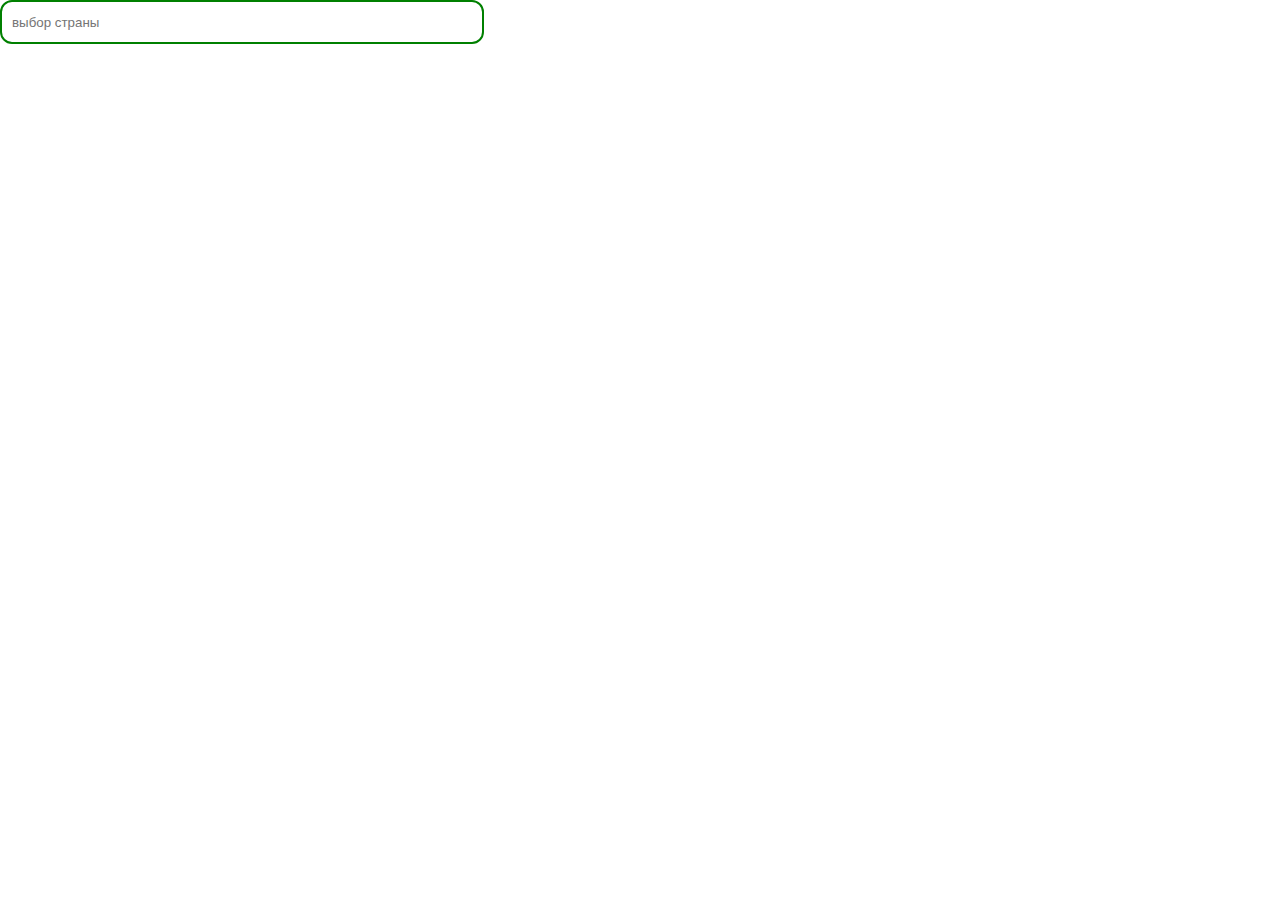
<file: Регистрация/Не реализованный функционал/1index.html>
<!DOCTYPE html>
<html lang="en">
<head>
	<meta charset="UTF-8">
	<meta name="viewport" content="width=device-width, initial-scale=1.0">
	<link href="1style.css" rel="stylesheet">
	<title>страны список</title>
</head>
<body>
	<div class="inputBoxText_list_country" id="inputBoxText_list_country">
		<input type="text" class="input_list_country" id="input_list_country" placeholder="выбор страны" onclick="funHideBox(this)" oninput="constructSearch(document.querySelectorAll('.Hidden_inputBoxText_list_country_flex'), this.value)"> <!--oninput="constructSearch(document.querySelectorAll('.Hidden_inputBoxText_list_country_flex'), this.value)"-->
	</div>
	<div class="Hidden_inputBoxText_list_country" style="display: none;">
			<div class="Hidden_inputBoxText_list_country_flex" data-value="Республика Беларусь" style="display: none;" onclick="funHideBoxTrue(this)"> <div class="Hidden_inputBoxText_list_country_img1 Hidden_inputBoxText_list_country_img"> </div>
			<div class="Hidden_inputBoxText_list_country_text">Республика Беларусь</div></div>
			<div class="Hidden_inputBoxText_list_country_flex" data-value="Республика Казахстан" style="display: none;" onclick="funHideBoxTrue(this)"> <div class="Hidden_inputBoxText_list_country_img2 Hidden_inputBoxText_list_country_img"> </div>
			<div class="Hidden_inputBoxText_list_country_text">Республика Казахстан</div></div>
			<div class="Hidden_inputBoxText_list_country_flex" data-value="Республика Молдова" style="display: none;" onclick="funHideBoxTrue(this)"> <div class="Hidden_inputBoxText_list_country_img3 Hidden_inputBoxText_list_country_img"> </div>
			<div class="Hidden_inputBoxText_list_country_text">Республика Молдова</div></div>
			<div class="Hidden_inputBoxText_list_country_flex" data-value="Республика Армения" style="display: none;" onclick="funHideBoxTrue(this)"> <div class="Hidden_inputBoxText_list_country_img4 Hidden_inputBoxText_list_country_img"> </div>
			<div class="Hidden_inputBoxText_list_country_text">Республика Армения</div></div>
			<div class="Hidden_inputBoxText_list_country_flex" data-value="Азербайджанская Республика" style="display: none;" onclick="funHideBoxTrue(this)"> <div class="Hidden_inputBoxText_list_country_img5 Hidden_inputBoxText_list_country_img"> </div>
			<div class="Hidden_inputBoxText_list_country_text">Азербайджанская Республика</div></div>
			<div class="Hidden_inputBoxText_list_country_flex" data-value="Кыргызская Республика" style="display: none;" onclick="funHideBoxTrue(this)"> <div class="Hidden_inputBoxText_list_country_img6 Hidden_inputBoxText_list_country_img"> </div>
			<div class="Hidden_inputBoxText_list_country_text">Кыргызская Республика</div></div>
			<div class="Hidden_inputBoxText_list_country_flex" data-value="Республика Таджикистан" style="display: none;" onclick="funHideBoxTrue(this)"> <div class="Hidden_inputBoxText_list_country_img7 Hidden_inputBoxText_list_country_img"> </div>
			<div class="Hidden_inputBoxText_list_country_text">Республика Таджикистан</div></div>
			<div class="Hidden_inputBoxText_list_country_flex" data-value="Туркменистан" style="display: none;" onclick="funHideBoxTrue(this)"> <div class="Hidden_inputBoxText_list_country_img8 Hidden_inputBoxText_list_country_img"> </div>
			<div class="Hidden_inputBoxText_list_country_text">Туркменистан</div></div>
			<div class="Hidden_inputBoxText_list_country_flex" data-value="Республика Узбекистан" style="display: none;" onclick="funHideBoxTrue(this)"> <div class="Hidden_inputBoxText_list_country_img9 Hidden_inputBoxText_list_country_img"> </div>
			<div class="Hidden_inputBoxText_list_country_text">Республика Узбекистан</div></div>
			<div class="Hidden_inputBoxText_list_country_flex" data-value="Украина" style="display: none;" onclick="funHideBoxTrue(this)"> <div class="Hidden_inputBoxText_list_country_img10 Hidden_inputBoxText_list_country_img"></div>
			<div class="Hidden_inputBoxText_list_country_text">Украина</div></div>
			<div class="Hidden_inputBoxText_list_country_flex" data-value="Бруней" style="display: none;" onclick="funHideBoxTrue(this)"> <div class="Hidden_inputBoxText_list_country_img11 Hidden_inputBoxText_list_country_img"></div>
			<div class="Hidden_inputBoxText_list_country_text">Бруней</div></div>
			<div class="Hidden_inputBoxText_list_country_flex" data-value="Восточный Тимор" style="display: none;" onclick="funHideBoxTrue(this)"> <div class="Hidden_inputBoxText_list_country_img12 Hidden_inputBoxText_list_country_img"></div>
			<div class="Hidden_inputBoxText_list_country_text">Восточный Тимор</div></div>
			<div class="Hidden_inputBoxText_list_country_flex" data-value="Вьетнам" style="display: none;" onclick="funHideBoxTrue(this)"> <div class="Hidden_inputBoxText_list_country_img13 Hidden_inputBoxText_list_country_img"></div>
			<div class="Hidden_inputBoxText_list_country_text">Вьетнам</div></div>
			<div class="Hidden_inputBoxText_list_country_flex" data-value="Индонезия" style="display: none;" onclick="funHideBoxTrue(this)"> <div class="Hidden_inputBoxText_list_country_img14 Hidden_inputBoxText_list_country_img"></div>
			<div class="Hidden_inputBoxText_list_country_text">Индонезия</div></div>
			<div class="Hidden_inputBoxText_list_country_flex" data-value="Камбоджа" style="display: none;" onclick="funHideBoxTrue(this)"> <div class="Hidden_inputBoxText_list_country_img15 Hidden_inputBoxText_list_country_img"></div>
			<div class="Hidden_inputBoxText_list_country_text">Камбоджа</div></div>
			<div class="Hidden_inputBoxText_list_country_flex" data-value="Китай" style="display: none;" onclick="funHideBoxTrue(this)"> <div class="Hidden_inputBoxText_list_country_img16 Hidden_inputBoxText_list_country_img"></div>
			<div class="Hidden_inputBoxText_list_country_text">Китай</div></div>
			<div class="Hidden_inputBoxText_list_country_flex" data-value="Северная Корея" style="display: none;" onclick="funHideBoxTrue(this)"> <div class="Hidden_inputBoxText_list_country_img17 Hidden_inputBoxText_list_country_img"></div>
			<div class="Hidden_inputBoxText_list_country_text">Северная Корея</div></div>
			<div class="Hidden_inputBoxText_list_country_flex" data-value="Лаос" style="display: none;" onclick="funHideBoxTrue(this)"> <div class="Hidden_inputBoxText_list_country_img18 Hidden_inputBoxText_list_country_img"></div>
			<div class="Hidden_inputBoxText_list_country_text">Лаос</div></div>
			<div class="Hidden_inputBoxText_list_country_flex" data-value="Малайзия" style="display: none;" onclick="funHideBoxTrue(this)"> <div class="Hidden_inputBoxText_list_country_img19 Hidden_inputBoxText_list_country_img"></div>
			<div class="Hidden_inputBoxText_list_country_text">Малайзия</div></div>
			<div class="Hidden_inputBoxText_list_country_flex" data-value="Монголия" style="display: none;" onclick="funHideBoxTrue(this)"> <div class="Hidden_inputBoxText_list_country_img20 Hidden_inputBoxText_list_country_img"></div>
			<div class="Hidden_inputBoxText_list_country_text">Монголия</div></div>
			<div class="Hidden_inputBoxText_list_country_flex" data-value="Мьянма" style="display: none;" onclick="funHideBoxTrue(this)"> <div class="Hidden_inputBoxText_list_country_img21 Hidden_inputBoxText_list_country_img"></div>
			<div class="Hidden_inputBoxText_list_country_text">Мьянма</div></div>
			<div class="Hidden_inputBoxText_list_country_flex" data-value="Сингапур" style="display: none;" onclick="funHideBoxTrue(this)"> <div class="Hidden_inputBoxText_list_country_img22 Hidden_inputBoxText_list_country_img"></div>
			<div class="Hidden_inputBoxText_list_country_text">Сингапур</div></div>
			<div class="Hidden_inputBoxText_list_country_flex" data-value="Таиланд" style="display: none;" onclick="funHideBoxTrue(this)"> <div class="Hidden_inputBoxText_list_country_img23 Hidden_inputBoxText_list_country_img"></div>
			<div class="Hidden_inputBoxText_list_country_text">Таиланд</div></div>
			<div class="Hidden_inputBoxText_list_country_flex" data-value="Филиппины" style="display: none;" onclick="funHideBoxTrue(this)"> <div class="Hidden_inputBoxText_list_country_img24 Hidden_inputBoxText_list_country_img"></div>
			<div class="Hidden_inputBoxText_list_country_text">Филиппины</div></div>
			<div class="Hidden_inputBoxText_list_country_flex" data-value="Япония" style="display: none;" onclick="funHideBoxTrue(this)"> <div class="Hidden_inputBoxText_list_country_img25 Hidden_inputBoxText_list_country_img"></div>
			<div class="Hidden_inputBoxText_list_country_text">Япония</div></div>
			<div class="Hidden_inputBoxText_list_country_flex" data-value="Другое" style="display: none;" onclick="funHideBoxTrue(this)"> <div class="Hidden_inputBoxText_list_country_img26none Hidden_inputBoxText_list_country_imgnone"></div>
			<div class="Hidden_inputBoxText_list_country_text">Другое</div></div>
	</div>
	<script>
		let arrOBJcont = [];
		function constructSearch(objsData, inputEvent){
			let dataStorage = '';
			let r = 0;
			let arr = [+inputEvent.length];
			for(let y = 0 ; y < arrOBJcont.length; y++){
				arrOBJcont[y].style.display = 'none';
			}
			for(let i = 0; i < objsData.length; i++){
				dataStorage = objsData[i].getAttribute('data-value');
				for(let l = 0; l < dataStorage.length; l++){
					if(inputEvent[l] == dataStorage[l]){
						arr[l] = inputEvent[l];
						arrOBJcont[r] = objsData[i];
						arrOBJcont[r].style.display = 'flex';
						r++;
						//funHideBox(inputEvent);
						//alert(dataStorage);
					}
					else{
						//objsData[i].style.display = 'none';
						console.log(arr);
						break;
					}
				}
			}
		}
		function funHideBox(data = 'Нет выбора'){
			let HiddenBox = document.querySelector(".Hidden_inputBoxText_list_country");
			let input_list_country = document.querySelector(".input_list_country");
			
			if(HiddenBox.style.display == 'none'){
				HiddenBox.style.display = "block";
			}
			else{
				HiddenBox.style.display = 'none';
				console.log(data);
				
				if (data == 'Другое'){
					input_list_country.placeholder = 'Запущен ввод..';
					input_list_country.value = "";
					input_list_country.removeAttribute('onclick');
				}
				if(data == '[object HTMLInputElement]'){
					return false;
				}
				else{
					input_list_country.value = data+'';
					console.log(input_list_country.value);
				}
			}
		}
		function funHideBoxTrue(obj){
			let data = obj.getAttribute('data-value');
			console.log(data);
			funHideBox(data);
		}
	</script>
</body>
</html>
</file>
<file: style_main/login_base_style.css>
*{
    margin: 0px;
    padding: 0px;
}
body{
    background-color: #000212;
}
:root{
    --hand-cursor-w: pointer;
    --hand-cursor-b:url(../img_main/cursor_b.svg) 2 2 ,auto;
    --font-inter: 'Inter';
    --font-inter-Bold: 'Inter Bold';
    --font-averta-cy:'Averta CY';
    --font-averta-cy-EB:'Averta CY EB';
    --main-logo:url("../img_main/mainICON_1.svg");
    --pointerHand-cursor:pointer;
    --colorText:#ffffff;
}
@font-face {
    font-family: 'Averta CY'; /*a name to be used later*/
    src: url('../style_main/Averta\ Cyrillic\ Regular.otf'); /*URL to font*/
}
@font-face {
    font-family: 'Averta CY EB'; /*a name to be used later*/
    src: url('../style_main/Averta Cyrillic Bold.otf'); /*URL to font*/
}
@font-face {
    font-family: 'Averta CY SB'; /*a name to be used later*/
    src: url('../style_main/Averta Cyrillic SemiBold.otf'); /*URL to font*/
}
@font-face {
    font-family: 'Inter Bold'; /*a name to be used later*/
    src: url('../style_main/Inter-Bold.ttf'); /*URL to font*/
}
@font-face {
    font-family: 'Inter'; /*a name to be used later*/
    src: url('../style_main/Inter-Medium.ttf'); /*URL to font*/
}
@font-face {
    font-family: 'Inter SemiBold'; /*a name to be used later*/
    src: url('../style_main/Inter-SemiBold.ttf'); /*URL to font*/
}
li{
    list-style: none;
    cursor: var(--hand-cursor-w);
}
</file>
<file: style_main/style_1.css>
.main_block{
    width: auto;
    display: flex;
    flex-direction: column;
    justify-content: center;
    background-color: #fff;
    width: 100%;
    box-sizing: border-box;
    background-color: #000212;
}
.main_block_blok_TopMenu_Addition_theme_{
    border: none;
    background-image: url("../img_main/theme.svg");
    background-color: inherit;
    background-repeat: no-repeat;
    background-size: contain;
    width: 20px;
    height: 20px;
    border-radius: 100%;
    cursor: var(--hand-cursor-w);
}
.main_block_blok_TopMenu_Addition_theme_box{
display: flex;
justify-content: center;
align-items: center;
width: 34px;
height: 34px;
}
.main_block_blok_TopMenu_Addition_theme_box:hover{
    background-color: #27262B;
    border-radius: 7px;
}
.main_block_blok_TopMenu_Addition_theme_:hover{
    background-color: #27262B;
}
.main_block_blok_TopMenu_Addition_langs_1{
    font-size: 21px;
    color: #fff;
    border:none;
    background-color: #000212;
    cursor:var(--hand-cursor-w);
    font-family: var(--font-averta-cy);
    border-radius: 7px;
}
.main_block_blok_TopMenu_Addition_langs_2{
    font-size: 21px;
    color: #000;
    border:none;
    background-color: #fff;
    cursor:var(--hand-cursor-w);
    font-family: var(--font-averta-cy);
    border-radius: 7px;
}
.hidden_block_1{
    color: #969B9F;
    font-size: 16px;
    background-color: #202127;
    border: 1px solid #27262B;
    border-radius: 9px;
    padding: 23px;
    
    width: 127px;
    height: 200px;

    display: flex;
    justify-content: center;
    align-items: center;
    flex-direction: column;

    position: absolute;
    top:50px;
    right: 20px;
    margin: 5.69% 8.88% 50px 8.88%;
}
.hidden_block_2{
    color: #969B9F;
    font-size: 16px;
    background-color: #fff;
    border: 1px solid #27262B;
    border-radius: 9px;
    padding: 23px;
    
    width: 127px;
    height: 200px;

    display: flex;
    justify-content: center;
    align-items: center;
    flex-direction: column;

    position: absolute;
    top:50px;
    right: 20px;
    margin: 5.69% 8.88% 50px 8.88%;
}
.hidden_block_flex{
    display: flex;
    justify-content: center;
    align-items: center;
}
.hidden_block_leng_1_img{
    
    width: 26px;
    height: 26px;
    background-color: #27262C;
    margin-right: 19px;
    border-radius: 5px;
    cursor: pointer;
    display: flex;
    justify-content: center;
    align-items: center;
}

._block_RU{
    
    background-image: url("../img_main/🇷🇺.svg");
    background-repeat: no-repeat;
    background-size: contain;
    width: 18px;
    height: 18px;
}
._block_ENG{
    background-image: url("../img_main/🇬🇧.svg");
    background-repeat: no-repeat;
    background-size: contain;
    width: 18px;
    height: 18px;
    
}
.ENG{
    margin: 32px 19px 32px 0px;
    
}
._block_Chinese{
    background-image: url("../img_main/🇨🇳.svg");
    background-repeat: no-repeat;
    background-size: contain;
    width: 18px;
    height: 18px;
}
.Chinese{
    margin: 0px 19px 32px 0px;
    
}
._Chinese{
    margin: 0px 0px 32px 0px;
}
._block_Spanish{
    background-image: url("../img_main/🇪🇸.svg");
    background-repeat: no-repeat;
    background-size: contain;
    width: 18px;
    height: 18px;
}

.hidden_block_1{
    font-family: var(--font-inter);
    font-size: 16px;
    list-style-position:inside ;
}
.hidden_block_2{
    font-family: var(--font-inter);
    font-size: 16px;
    list-style-position:inside ;
}
.main_block_Buttom_Arrow{
    background-image: url("../img_main/arrow_1.svg");
    background-size: cover;
    background-repeat: no-repeat;
    width: 31px;
    height: 12px;
}
.main_block_Buttom_buttomExit{
    color: #CECECE;
    cursor: pointer;
    font-size: 15px;
    font-family:var(--font-inter);
}
.main_block_form_h1{
    color: #fff;
    font-size: 68px;
    font-weight: bold;
    font-family: var(--font-averta-cy);
}

.main_block_form_InformationalText{
    color: #7E7E84;
    font-size: 18px;
    font-family: var(--font-inter);
}
.main_block_form_input_1{
    width: 538px;
    background-color: #191C23;
    border: 1px solid #26282F;
    border-radius: 13px;
    color: #fff;
    font-size: 20px;
    padding: 14px 25px;
    font-family: var(--font-inter);
    cursor: var(--hand-cursor-w);
}
.main_block_form_input_2{
    width: 538px;
    background-color: #fff;
    border: 1px solid #26282F;
    border-radius: 13px;
    color: #676767;
    font-size: 20px;
    padding: 14px 25px;
    font-family: var(--font-inter);
    cursor: var(--hand-cursor-w);
}
.main_block_form_input:hover{
    border-color: #4C4F5B;
}
.main_block_form_textPassword_box{
    position: relative;
    width: 100%;
    height: 67px;
    margin:38px 0;
    
}
.informationEay{
    position: absolute;
    top: 25px;
    right: 10px;
    display: inline-block;
    width: 20px;
    height: 14px;
    background-image: url(../img_main/closeEye.svg);
    background-repeat: no-repeat;
    cursor: var(--pointerHand-cursor);
}
.informationEayTHEtest{
    position: absolute;
    top: 25px;
    right: 0px;
    display: inline-block;
    width: 20px;
    height: 14px;
    background-image: url(../img_main/closeEye.svg);
    background-repeat: no-repeat;
    cursor: var(--pointerHand-cursor);
}
.main_block_form_input:focus{
    outline: none;
}
.main_block_form_button{
    background-color: #6248FF;
    text-align: center;
    cursor: var(--hand-cursor-w);
    width:590px;
}
.main_block_form_ForgotPassword_1{
    font-size: 14px;
    font-family: var(--font-inter);
    color: #fff;
    background-color: #14161D;
    border-radius: 6px;
    border:1px solid;
    border-color: #44495B;
    padding: 10px 23px;
    text-decoration: none;
    cursor: var(--hand-cursor-w);
    width:138px;
    /* height:39px; */
    
}
.main_block_form_ForgotPassword_2{
    font-size: 14px;
    font-family: var(--font-inter);
    color: #14161D;
    background-color: #fff;
    border-radius: 6px;
    border:1px solid;
    border-color: #44495B;
    padding: 10px 23px;
    text-decoration: none;
    cursor: var(--hand-cursor-w);
    width:138px;
    height:39px;
    
}
.main_block_form_TextSelection_HR{
    width: 239px;
    height: 1px;
    padding: 0px;
    border:none;
    background-color: #44495B;
}
.main_block_form_TextSelection_text{
    color:#44495B;
    margin: 0px 36px;
    font-size: 20px;
    font-family: var(--font-inter);
}
.regesterText{
    color:#fff;
    font-size: 15px;
    font-family: var(--font-inter);
    cursor:var(--hand-cursor-w);

}
.regesterTextLink{
    color:#4B5DFF;
    font-size: 15px;
    font-family: var(--font-inter);
    border:none;
    text-decoration: none;
    border-bottom: 2px dashed #4B5DFF;
    padding-bottom: 2px;
    cursor:var(--hand-cursor-w);
}
.main_block_footer_box_text1{
    color:#727177;
    font-size: 16px;
    text-decoration: none;
    font-family: var(--font-inter);
    cursor:var(--hand-cursor-w);
}
.main_block_footer_box_text1:hover{
    color:#fff;
}
.main_block_footer_box_text2{
    color:#383838;
    font-size: 16px;
    text-decoration: none;
    font-family: var(--font-inter);
    cursor:var(--hand-cursor-w);
}
.main_block_footer_box_text12{
    color:#727177;
    font-size: 16px;
    text-decoration: none;
    font-family: var(--font-inter);
    cursor:var(--hand-cursor-w);
}
.main_block_footer_box_text2:hover{
    color:#727177;
}


.main_block_blok_TopMenu{
    width: 80%;
    display: flex;
    justify-content: space-between;
    align-items: center;
    /* margin: 5.69% 8.88% 0 8.88%; */
}
.main_block_blok_TopMenu_Addition{
    display: flex;
    justify-content: center;
}
.main_block_form_flex{
    display:flex;
    flex-direction:column;
    text-align:center;
    justify-content:center;
}
.hidden_block{
    position: absolute;
    display: none;
    right: 150px;
}
.main_block_Buttom_{
    display: flex;
    justify-content: start;
    align-items: center;
    /* margin-left: 29.44%; */
    margin-top: 6.94%;
}
.main_block_form{
    display: flex;
    justify-content: center;
}
.main_block_form_h1{
    text-align: center;
}
.main_block_form_InformationalText{
    text-align: center;
    margin-top: 18px;
    margin-bottom: 63px;
}
.child_element_flex{
    margin-bottom:25px;
}
.main_block_form_TextSelection{
    display:flex;
    align-items:center;
    margin:33px 0;
}

.regesterText_box{
    text-align:center;
    display: flex;
    justify-content: center;
}
.main_block_footer{
    display:flex;
    justify-content:space-between;
    margin: 5.69% 8.88% 50px 8.88%;
    width: 90%;
}
.main_block_footer_boxs{
    display:flex;
    justify-content:center;
}
.main_block_footer_box{
    margin:0px 5px;
}

/* регистрация */

.main_block_form_flex_Regester{
    display: flex;
    justify-content: center;
    width: auto;
    margin-bottom: 73px;
}
.main_block_form_flex_Regester_boxMainBoxes{
    display: flex;
    justify-content: center;
    width: auto;
    flex-direction: column;
}
.main_block_form_flex_Regester_boxMainBoxes_ButtomRegister:hover{
    box-shadow: 0px 30px 40px -17px #1E202E;
}
.margin_in_ButtomRegister{
    margin:0px 85px;
}
.main_block_form_flex_Regester_boxMainBoxes_ButtomRegister_img1{
    background-image: url('../img_main/IAmpreds1.svg');
    background-repeat: no-repeat;
    background-size:contain;
    height: 86px;
    width: 86px;
}
.main_block_form_flex_Regester_boxMainBoxes_ButtomRegister_img2{
    background-image: url('../img_main/IAmAStudent1.svg');
    background-repeat: no-repeat;
    background-size:cover;
    height: 100px;
    width: 86px;
}
.main_block_form_flex_Regester_boxMainBoxes_ButtomRegister_img3{
    background-image: url('../img_main/RecrutAgens1.svg');
    background-repeat: no-repeat;
    background-size:contain;
    height: 86px;
    width: 86px;
}
.main_block_form_flex_Regester_boxMainBoxes_text{
    margin-top: 55px;
    color: #fff;
    font-family: var(--font-inter);
    font-size: 18px;
    text-align: center;
}

/* смена темы регистрации */

/*  */
.main_block_form_flex_Regester_boxMainBoxes_ButtomRegister{
    width: 172px;
    height: 172px;
    background-color: #191C23;
    border-radius: 24px;
    border: 2px solid #26282F;
    display: flex;
    justify-content: center;
    align-items: center;
}
.Them_ButtomRegister1:hover{
    box-shadow: 0px 30px 40px -17px #1E202E;
}
.Them_ButtomRegister2:hover{
    box-shadow: 0px 30px 40px -17px #E6E6E6;
}
.margin_in_ButtomRegister{
    margin:0px 85px;
}
.main_block_form_flex_Regester_boxMainBoxes_ButtomRegister_img1{
    background-image: url('../img_main/IAmpreds1.svg');
    background-repeat: no-repeat;
    background-size:contain;
    height: 86px;
    width: 86px;
}
.main_block_form_flex_Regester_boxMainBoxes_ButtomRegister_img2{
    background-image: url('../img_main/IAmAStudent1.svg');
    background-repeat: no-repeat;
    background-size:cover;
    height: 100px;
    width: 86px;
}
.main_block_form_flex_Regester_boxMainBoxes_ButtomRegister_img3{
    background-image: url('../img_main/RecrutAgens1.svg');
    background-repeat: no-repeat;
    background-size:contain;
    height: 86px;
    width: 86px;
}
.main_block_form_flex_Regester_boxMainBoxes_text{
    margin-top: 55px;
    color: #fff;
    font-family: var(--font-inter);
    font-size: 18px;
    text-align: center;
}

.main_box_but_form_Iamastud{
    width: auto;
    height: 578px;
    display: flex;
    justify-content: center;
    align-items: center;
}
.Iamastud_FORM1{
    margin-bottom: 35px;
}
.main_block_form_flex_flexes_dis{
    display: flex;
    justify-content: center;
}
.form_textPassword_notborder{
    background-color: rgba(0,0,0,0);
    border:none;
}
.main_sett_text{
    color:#fff;
    font-family: var(--font-inter);
    font-size: 20px;
}
.main_box_but_form_Iamastud2{
    width: auto;
    /* height: 880px; */
    display: flex;
    justify-content: center;
    align-items: center;
}
.main_block_form_flex_td1{
    color: #fff;
    font-family: var(--font-inter);
    font-size: 20px;
    margin-bottom: 24px;
    width: 270px;
    margin-right: 20px;
}
.main_block_form_flex_td2{
    color: #fff;
    font-family: var(--font-inter);
    font-size: 20px;
    margin-bottom: 24px;
    width: 270px;
}
.main_block_form_input_2{
    width: 243px;
    background-color: rgb(0, 2, 18);
    border: none;
    /*border: 1px solid #26282F; */
    /* border-radius: 13px; */
    color: #fff;
    font-size: 20px;
    /* padding: 14px 25px; */
    font-family: var(--font-inter);
    cursor: var(--hand-cursor-w);
    height: 40px;
    padding: 0px;
}
.informationEay2{
    position: absolute;
    top: 15px;
    right: 0px;
    display: inline-block;
    width: 20px;
    height: 14px;
    background-image: url(../img_main/closeEye.svg);
    background-repeat: no-repeat;
    cursor: var(--pointerHand-cursor);
}
.main_block_form_flex_regesterDate{
    /* display: flex;
    justify-content: center; */
    width: 590px;
    /* height: 668px; */
}
.main_block_form_flex_table{
    display: flex;
    justify-content: center;
    align-items: center;
    width: auto;
    /* height: 668px; */
    flex-direction: column;
}
.main_block_form_flex_tr{
    display: flex;
}
.main_box_but_form_Iamastud3{
    width: auto;
    /* height: 850px; */
    display: flex;
    justify-content: center;
    align-items: center;
}
.main_block_form_textPassword_box2{
    position: relative;
    width: 243px;
    
}
.regester_hr{
    height: 2px;
    width: 100%;
}
.flex_div{
    display: flex;
    justify-content: center;
    margin-top: 39px;
}
.loginText_box{
    color: #fff;
    font-family: var(--font-inter);
    font-size: 17px;
}
.loginText_box_a{
    color: #4B5DFF;
    font-family: var(--font-inter);
    font-size: 17px;
    text-decoration: none;

}
.loginText_box_main{
    display: flex;
    margin: 42px 0px;
}
/* .main_box_but_form_Iamastud_FORM2{
     width: 588px;
     
} */
.main_box_but_form_Iamastud4{
    display: flex;
    justify-content: center;
    align-items: center;
    width: auto;
    height: 100%;
    flex-direction: column;
}
.main_box_but_form_Iamastud4_h1{
    color: #fff;
    font-family: var(--font-averta-cy);
    font-size: 65px;
    text-align: center;
}
.main_box_but_form_Iamastud4_p1{
    color: #7E7E84;
    font-family: var(--font-inter);
    font-size: 18px;
    text-align: center;
    margin-top: 12px;
    margin-bottom: 50px;
}
.main_box_but_form_Iamastud_a{
    border: 1px solid #4526FF;
    color: #fff;
    font-family: var(--font-inter);
    font-size: 18px;
    text-align: center;
    width: 588px;
    height: 46px;
    border-radius: 12px;
    padding-top: 22px;
    background-color:#4526FF ;
    text-decoration: none;
    margin-bottom: 66px;
}
.main_box_but_form_Iamastud_p2{
    color: #fff;
    font-family: var(--font-inter);
    font-size: 18px;
    text-align: center;
    margin-top: 12px;
    margin-bottom: 50px;
}
.main_block_form_flex_td1_flex_text{
    display: flex;
    /* justify-content: start; */
}
.main_block_form_flex_h1test{
    width: 540px;
    text-align: start;
    margin-top: 20;
    margin-bottom: 17px;
} 
.notflex_div{
    display: flex;
    justify-content: center;
    margin-bottom: 30px;
    width: 100%;
    margin-top: 0px;
}
.main_block_form_flex_td1Margin{
    margin-top: 20px;
}
.main_block_footer_blockFlex{
    display: flex;
    justify-content: center;
    width: auto;
}
.main_block_blok_TopMenu_flexBox{
    width: auto;
    display: flex;
    justify-content: center;
    align-items: center;
    height: 75px;
}
.child_element_flex{
    display: flex;
    width: auto;
    justify-content: center;
}
.main_block_form_textUsername_box{
    display: flex;
    width: auto;
    justify-content: center;
}
.main_block_form_flex_{
    width: 100%;
}
.main_block_form_textPassword_boxFlexebox{
    width: 100%;
    display: flex;
    justify-content: center;
}
.main_block_form_textPassword_boxTHetest{
    width: 585px;
}
.child_element_flexTHEtest{
    width: 100%;
    display: flex;
    justify-content: center;
}
.main_block_form_TextSelection_block{
    display: flex;
    align-items: center;
}
.main_block_form_TextSelection{
    justify-content: center;
}
.regesterText_box{
    text-align: center;
}
.main_block_Buttom_FlexBox{
    display: flex;
    justify-content: center;
}
.main_block_Buttom_THEtest{
    width: 90%;
}
.main_block_Buttom_FlexBoxTHEtest{
    justify-content: start;
}
.ForgotPassButContinue{
    margin-top: 20px;
}
.Input_Your_Password{
    width: 516px;
    padding:15px 0px 15px 42px;
    text-align: start;

}
.Input_Your_PassButContinue{
    width: 560px;
}
.regesterText_DOP{
    margin-bottom: 20px;
}
.style_no-margin{
    margin: 0px;
}
.style_margin10px{
    margin: 10px 0px;
}
.style_margin_top50px{
    margin-top: 50px;
}
@media screen and (max-width:700px) {
    .main_block_form_flex_Regester{
        flex-direction: column;
        justify-content: center;
        align-items: center;
        width: 100%;
    }
    .child_element_flexTHEtest2{
        width: 77%;
    }
    .margin_in_ButtomRegister{
        margin: 0px;
    }
    .main_block_form_flex_Regester_boxMainBoxes_text{
        width: 360px;
        margin-top: 20px;
        margin-bottom: 30px;
    }
    .main_block_form_InformationalText{
        width: auto;
        align-items: center;
    }
    .main_block_Buttom_FlexBox{
        width: auto;
        display: flex;
        justify-content: center;
        /* margin-left: 21%; */
    }
    .main_block_form_textName_flexBox{
        width: auto;
        display: flex;
        justify-content: center;
    }
    .main_block_form_textName{
        width: 100%;
    }
    .main_block_form_textPassword_box{
        width: 100%;
    }
    .main_block_form_textPassword_box_flexBox{
        display: flex;
        justify-content: center;
        width: 100%;
    }
    
    .main_block_form_input_1{
        width: 80%;
        font-size: 15px;
    }
    .main_block_form_input_1THEtest{
        width: 82%;
        font-size: 15px;
    }
    .main_block_form_textPassword_boxTHetest{
        width: 77%;
    }
    .informationEayTHEtest{
        right: 20px;
    }
    .main_block_form_textUsername_boxTHEtest{
        width: 77%;
    }
    .informationEay{
        right: 15px;
    }
    .main_block_form_h1{
        font-size: 2.5em; /*55px*/
        margin-top: 55px;
    }
    .main_block_footer{
        margin: 0px;
        flex-direction: column;
        width: 90%;
        height: 100px;
    }
    .main_block_footer_box_text12{
        width: auto;
        height: 50px;
        margin-top: 20px;
        text-align: center;
    }
    .main_block_form_flex_Regester{
        margin-bottom: 30px;
    }
    .regesterText_box{
        margin-bottom: 20px;
    }
    .flex_boxFormRegesterMedia{
        display: flex;
        justify-content:center;
        width: 360px;
    }
    .main_block_form_flex{
        width: 100%;
    }
    .main_block_form_flex_regesterDate{
        width: 360px;
    }
    .main_block_form_flex_tr{
        width: 90%;
    }
    .informationEay2 {
        right: 15px;
    }
    .loginText_box{
        margin:0px 2%;
        text-align: center;
    }
    .main_block_footer_box{
        text-align: center;
    }
    .main_box_but_form_Iamastud4_h1{
        font-size: 2.5em;
        margin-top: 40px;
    }
    .main_box_but_form_Iamastud_a{
        width: 90%;
    }
    .main_block_form_flex_h1test{
        text-align: center;
        width: auto;

    }
    .regester_hr{
        width: 100%;
    }
    .main_block_form_input_1THEtest3{
        width: 90%;
    }
    .main_block_form_TextSelection_block{
        width: 77%;
        display: flex;
        justify-content: center;
    }
    .main_block_Buttom_FlexBoxTHEtest{
        justify-content: start;
    }
}
</file>
<file: Регистрация/Не реализованный функционал/1style.css>
*{
    margin: 0;
    padding: 0;
}
.Hidden_inputBoxText_list_country_flex{
    display: flex;
    justify-content: center;
    align-items: center;
    width: auto;
    height: auto;
    margin:0px 0px 15px 0px;
}
.Hidden_inputBoxText_list_country_img{
    background-color: red;
    width: 10px;
    height: 10px;
    margin-right: 10px;
}
.Hidden_inputBoxText_list_country{
    width: 483px;
    height: 328px;
    overflow: auto;
}

.inputBoxText_list_country{
    width: 483px;
    height: 50px;
}
.input_list_country{
    border: 2px solid green;
    border-radius: 12px;
    width: 460px;
    height: 40px;
    padding: 0px 10px;
}
</file>
